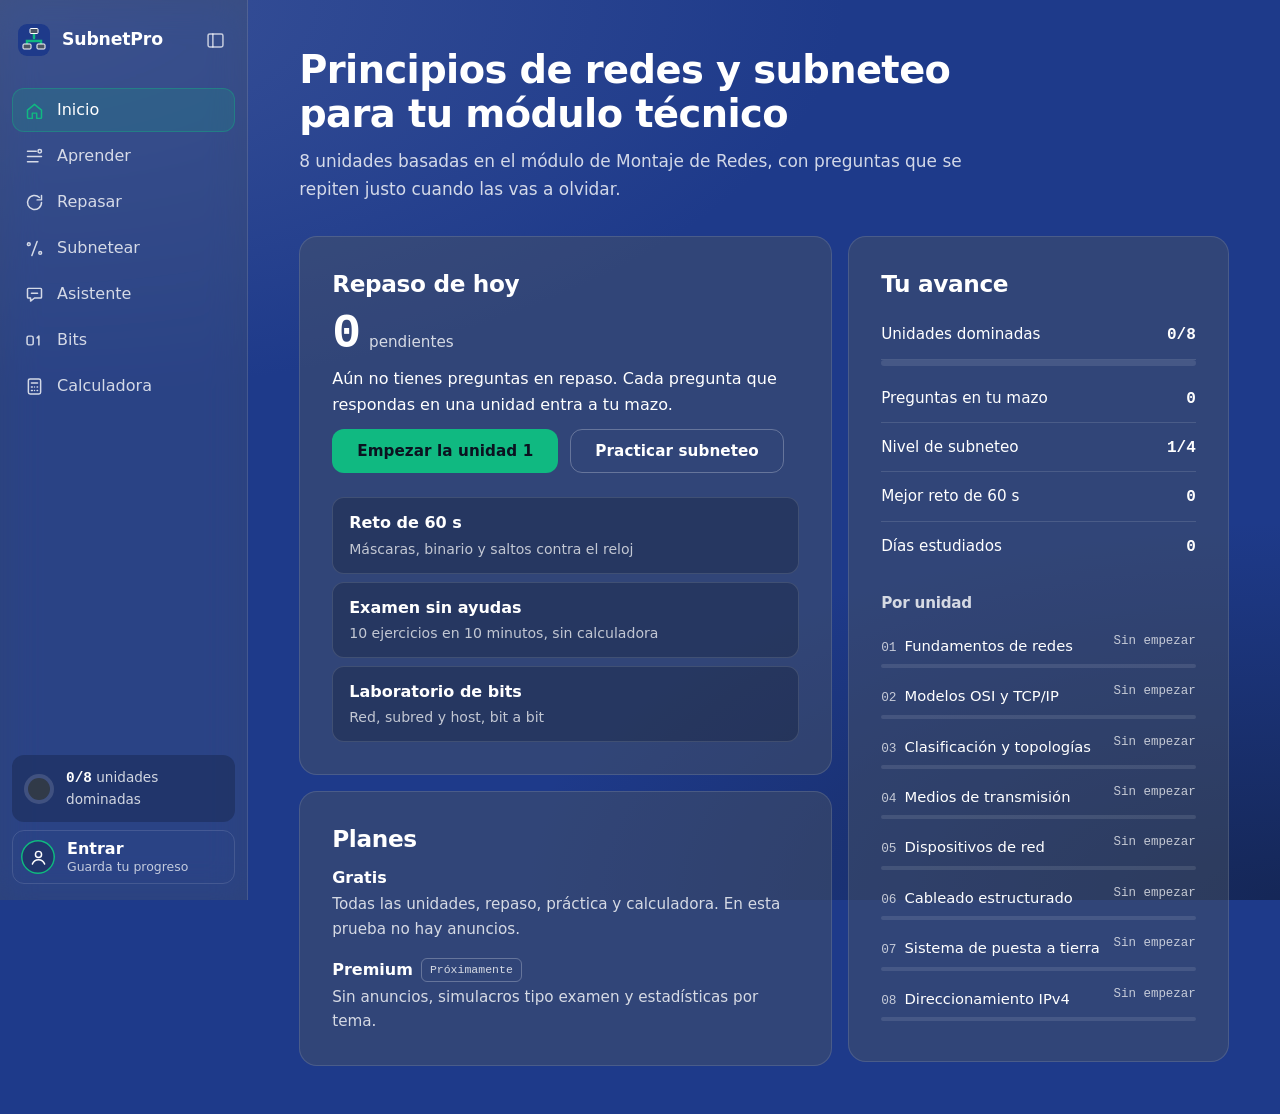
<file: index.html>
<!doctype html>
<html lang="es-CO">
<head>
  <meta charset="utf-8">
  <meta name="viewport" content="width=device-width, initial-scale=1, viewport-fit=cover, interactive-widget=resizes-content">
  <title>SubnetPro: principios de redes y subneteo</title>
  <meta name="description" content="Estudia el módulo de Principios de Redes con lecciones cortas, preguntas con retroalimentación, repaso espaciado, práctica de subneteo y un asistente de redes.">
  <meta name="theme-color" content="#1E3A8A">
  <meta name="mobile-web-app-capable" content="yes">
  <meta name="apple-mobile-web-app-capable" content="yes">
  <meta name="apple-mobile-web-app-status-bar-style" content="black-translucent">
  <meta name="apple-mobile-web-app-title" content="SubnetPro">
  <meta property="og:title" content="SubnetPro: principios de redes y subneteo">
  <meta property="og:description" content="Lecciones, repaso, práctica de subneteo y asistente para técnicos en montaje de redes.">
  <meta property="og:type" content="website">
  <link rel="manifest" href="manifest.webmanifest">
  <link rel="icon" href="favicon.svg" type="image/svg+xml">
  <link rel="apple-touch-icon" href="icons/icon-192.png">
  <script src="js/theme-boot.js"></script>
  <link rel="stylesheet" href="css/app.css">
  <script type="module" src="js/app.js"></script>
</head>
<body>
  <a class="skip" href="#app">Saltar al contenido</a>

  <!-- Iconos propios: trazos simples que se leen a 20 px en la barra inferior del celular. -->
  <svg class="sprite" aria-hidden="true" focusable="false">
    <symbol id="i-home" viewBox="0 0 24 24"><path d="M4 11.5 12 5l8 6.5V20a1 1 0 0 1-1 1h-4.5v-6h-5v6H5a1 1 0 0 1-1-1z"/></symbol>
    <symbol id="i-learn" viewBox="0 0 24 24"><path d="M4 6h10M4 12h16M4 18h12"/><circle cx="18" cy="6" r="2"/></symbol>
    <symbol id="i-review" viewBox="0 0 24 24"><path d="M20 12a8 8 0 1 1-2.4-5.7M20 4v5h-5"/></symbol>
    <symbol id="i-slash" viewBox="0 0 24 24"><path d="M15 4 9 20"/><circle cx="5.5" cy="7" r="1.6"/><circle cx="18.5" cy="17" r="1.6"/></symbol>
    <symbol id="i-chat" viewBox="0 0 24 24"><path d="M5 5h14a1 1 0 0 1 1 1v9a1 1 0 0 1-1 1h-7l-4.5 3.5V16H5a1 1 0 0 1-1-1V6a1 1 0 0 1 1-1z"/><path d="M8.5 10.5h7"/></symbol>
    <symbol id="i-calc" viewBox="0 0 24 24"><rect x="5" y="3.5" width="14" height="17" rx="2"/><path d="M8.5 8h7M8.5 12.5h1M12 12.5h0M15 12.5h.5M8.5 16.5h1M12 16.5h0M15 16.5h.5"/></symbol>
    <symbol id="i-bits" viewBox="0 0 24 24"><rect x="3.5" y="7" width="7" height="10" rx="2"/><path d="M17 7v10M15 9l2-2"/></symbol>
    <symbol id="i-user" viewBox="0 0 24 24"><circle cx="12" cy="8.5" r="3.5"/><path d="M5 19.5c1.2-3.3 3.8-5 7-5s5.8 1.7 7 5"/></symbol>
    <symbol id="i-send" viewBox="0 0 24 24"><path d="M12 19V5M6 11l6-6 6 6"/></symbol>
    <symbol id="i-copy" viewBox="0 0 24 24"><rect x="8.5" y="8.5" width="11" height="11" rx="2"/><path d="M15.5 8.5V6a1.5 1.5 0 0 0-1.5-1.5H6A1.5 1.5 0 0 0 4.5 6v8A1.5 1.5 0 0 0 6 15.5h2.5"/></symbol>
    <symbol id="i-check" viewBox="0 0 24 24"><path d="m5 12.5 4.5 4.5L19 7.5"/></symbol>
    <symbol id="i-new" viewBox="0 0 24 24"><path d="M12 5v14M5 12h14"/></symbol>
    <symbol id="i-panel" viewBox="0 0 24 24"><rect x="3.5" y="4.5" width="17" height="15" rx="2"/><path d="M9 4.5v15"/></symbol>
  </svg>

  <div class="shell" id="shell">
    <aside class="rail" aria-label="Navegación principal">
      <div class="rail__top">
        <a class="brand" href="#inicio" aria-label="SubnetPro, inicio">
          <img src="favicon.svg" alt="" width="32" height="32">
          <span class="rail__label">SubnetPro</span>
        </a>
        <button class="rail__toggle" type="button" id="rail-toggle" aria-expanded="true" aria-controls="shell" aria-label="Contraer menú">
          <svg aria-hidden="true"><use href="#i-panel"/></svg>
        </button>
      </div>

      <nav class="nav" aria-label="Secciones">
        <a href="#inicio" data-nav="inicio" title="Inicio"><svg aria-hidden="true"><use href="#i-home"/></svg><span class="rail__label">Inicio</span></a>
        <a href="#aprender" data-nav="aprender" title="Aprender"><svg aria-hidden="true"><use href="#i-learn"/></svg><span class="rail__label">Aprender</span></a>
        <a href="#repasar" data-nav="repasar" title="Repasar"><svg aria-hidden="true"><use href="#i-review"/></svg><span class="rail__label">Repasar</span><span class="nav__count" data-due hidden></span></a>
        <a href="#practica" data-nav="practica" title="Subnetear"><svg aria-hidden="true"><use href="#i-slash"/></svg><span class="rail__label">Subnetear</span></a>
        <a href="#asistente" data-nav="asistente" title="Asistente"><svg aria-hidden="true"><use href="#i-chat"/></svg><span class="rail__label">Asistente</span></a>
        <a href="#bits" data-nav="bits" class="nav__desk" title="Bits"><svg aria-hidden="true"><use href="#i-bits"/></svg><span class="rail__label">Bits</span></a>
        <a href="#calculadora" data-nav="calculadora" class="nav__desk" title="Calculadora"><svg aria-hidden="true"><use href="#i-calc"/></svg><span class="rail__label">Calculadora</span></a>
      </nav>

      <div class="rail__foot">
        <div class="rail__progress" id="rail-progress" hidden>
          <span class="ring" aria-hidden="true"><span class="ring__fill" id="ring-fill"></span></span>
          <span class="rail__label"><b id="rail-progress-num">0/8</b> unidades dominadas</span>
        </div>
        <a class="chip-user" id="account-link" href="#cuenta">
          <span class="chip-user__avatar" id="account-avatar" aria-hidden="true"><svg><use href="#i-user"/></svg></span>
          <span class="rail__label chip-user__text"><b id="account-name">Entrar</b><small id="account-sub">Guarda tu progreso</small></span>
        </a>
      </div>
    </aside>

    <div class="stage">
      <header class="appbar">
        <a class="brand" href="#inicio" aria-label="SubnetPro, inicio">
          <img src="favicon.svg" alt="" width="28" height="28">
          <span>SubnetPro</span>
        </a>
        <a class="appbar__account" id="account-link-m" href="#cuenta" aria-label="Tu cuenta">
          <span class="chip-user__avatar" id="account-avatar-m" aria-hidden="true"><svg><use href="#i-user"/></svg></span>
        </a>
      </header>

      <main id="app" class="main" tabindex="-1" aria-busy="true">
        <noscript><p class="panel">Esta aplicación necesita JavaScript activado.</p></noscript>
      </main>
    </div>
  </div>

  <dialog id="confirm" aria-labelledby="confirm-title">
    <form method="dialog" class="dialog">
      <h2 id="confirm-title">¿Borrar tu progreso de este dispositivo?</h2>
      <p>Se eliminan las unidades dominadas, el mazo de repaso y tu nivel de práctica guardados aquí. Si tienes cuenta, lo guardado en la nube vuelve la próxima vez que sincronices.</p>
      <div class="row">
        <button class="btn btn--ghost" value="cancel">Cancelar</button>
        <button class="btn btn--danger" value="ok">Borrar progreso</button>
      </div>
    </form>
  </dialog>
</body>
</html>
</file>
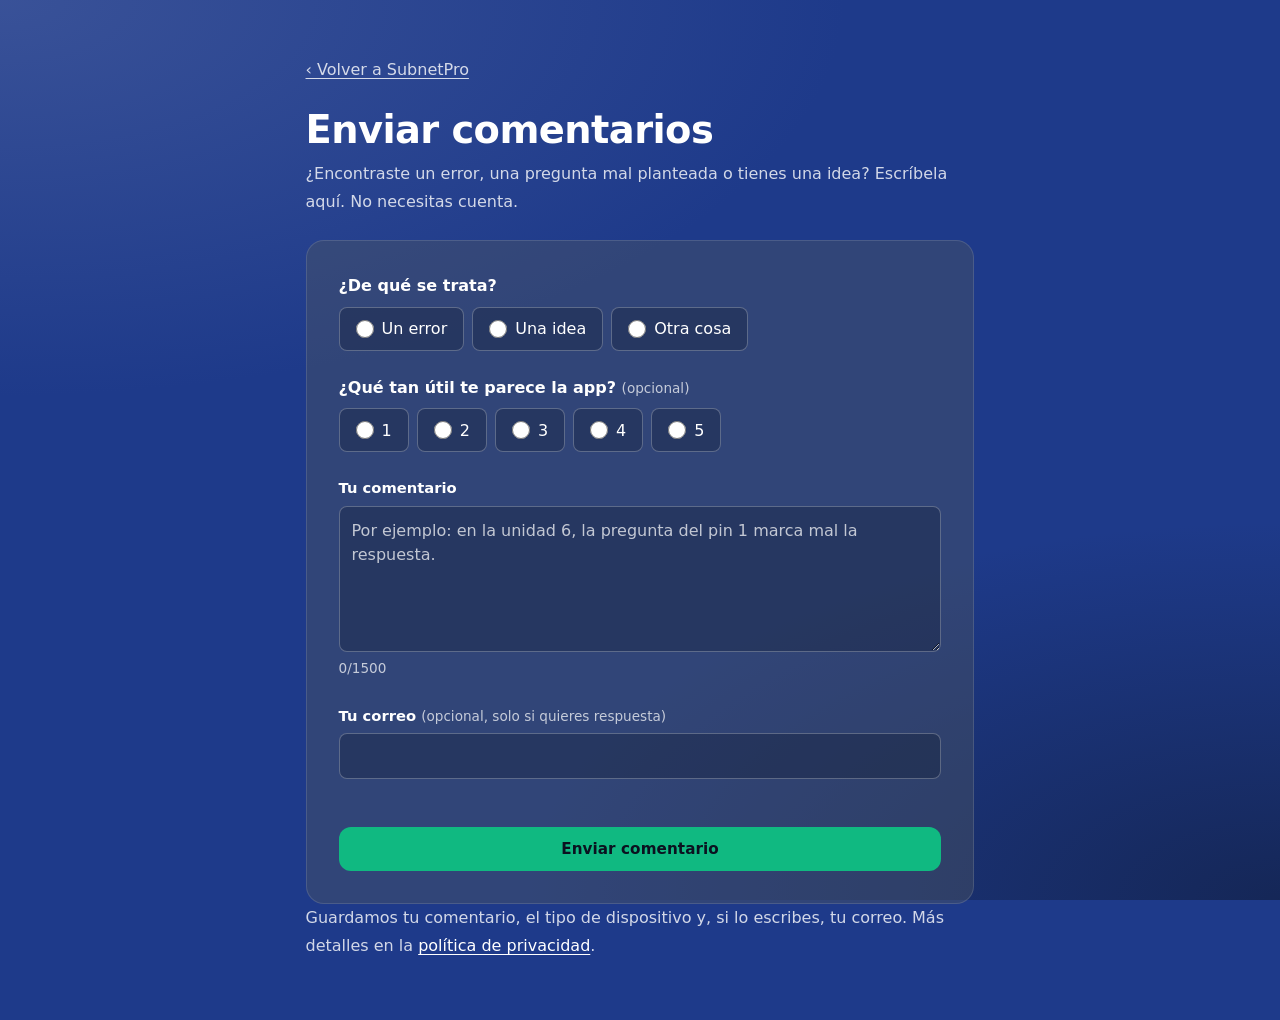
<file: comentarios.html>
<!doctype html>
<html lang="es-CO">
<head>
  <meta charset="utf-8">
  <meta name="viewport" content="width=device-width, initial-scale=1, viewport-fit=cover">
  <title>Enviar comentarios · SubnetPro</title>
  <meta name="description" content="Reporta errores o propone ideas para SubnetPro.">
  <meta name="theme-color" content="#1E3A8A">
  <link rel="icon" href="/favicon.svg" type="image/svg+xml">
  <script src="/js/theme-boot.js"></script>
  <link rel="stylesheet" href="/css/app.css">
  <script type="module" src="/js/feedback.js"></script>
</head>
<body>
  <main class="doc">
    <a class="doc__back" href="/#inicio">‹ Volver a SubnetPro</a>
    <h1>Enviar comentarios</h1>
    <p>¿Encontraste un error, una pregunta mal planteada o tienes una idea? Escríbela aquí. No necesitas cuenta.</p>

    <form id="fb-form" class="panel fb" novalidate>
      <fieldset class="fb__group" id="fb-kind" tabindex="-1">
        <legend>¿De qué se trata?</legend>
        <div class="fb__choices">
          <label class="fb__choice"><input type="radio" name="kind" value="error"> Un error</label>
          <label class="fb__choice"><input type="radio" name="kind" value="idea"> Una idea</label>
          <label class="fb__choice"><input type="radio" name="kind" value="otro"> Otra cosa</label>
        </div>
        <span class="err" id="fb-kind-err" hidden></span>
      </fieldset>

      <fieldset class="fb__group">
        <legend>¿Qué tan útil te parece la app? <small>(opcional)</small></legend>
        <div class="fb__choices">
          <label class="fb__choice"><input type="radio" name="rating" value="1"> 1</label>
          <label class="fb__choice"><input type="radio" name="rating" value="2"> 2</label>
          <label class="fb__choice"><input type="radio" name="rating" value="3"> 3</label>
          <label class="fb__choice"><input type="radio" name="rating" value="4"> 4</label>
          <label class="fb__choice"><input type="radio" name="rating" value="5"> 5</label>
        </div>
      </fieldset>

      <div class="field">
        <label for="fb-msg">Tu comentario</label>
        <textarea class="input input--text fb__text" id="fb-msg" maxlength="1500" rows="5" placeholder="Por ejemplo: en la unidad 6, la pregunta del pin 1 marca mal la respuesta."></textarea>
        <small id="fb-count">0/1500</small>
        <span class="err" id="fb-msg-err" hidden></span>
      </div>

      <div class="field">
        <label for="fb-contact">Tu correo <small>(opcional, solo si quieres respuesta)</small></label>
        <input class="input input--text" id="fb-contact" type="email" autocomplete="email" inputmode="email" maxlength="120">
        <span class="err" id="fb-contact-err" hidden></span>
      </div>

      <div class="fb__trap" aria-hidden="true">
        <label for="fb-web">No llenes este campo</label>
        <input id="fb-web" type="text" tabindex="-1" autocomplete="off">
      </div>

      <div id="fb-out" aria-live="polite"></div>
      <button class="btn btn--primary" type="submit">Enviar comentario</button>
    </form>

    <p class="muted">Guardamos tu comentario, el tipo de dispositivo y, si lo escribes, tu correo. Más detalles en la <a href="/privacidad.html">política de privacidad</a>.</p>
  </main>
</body>
</html>
</file>
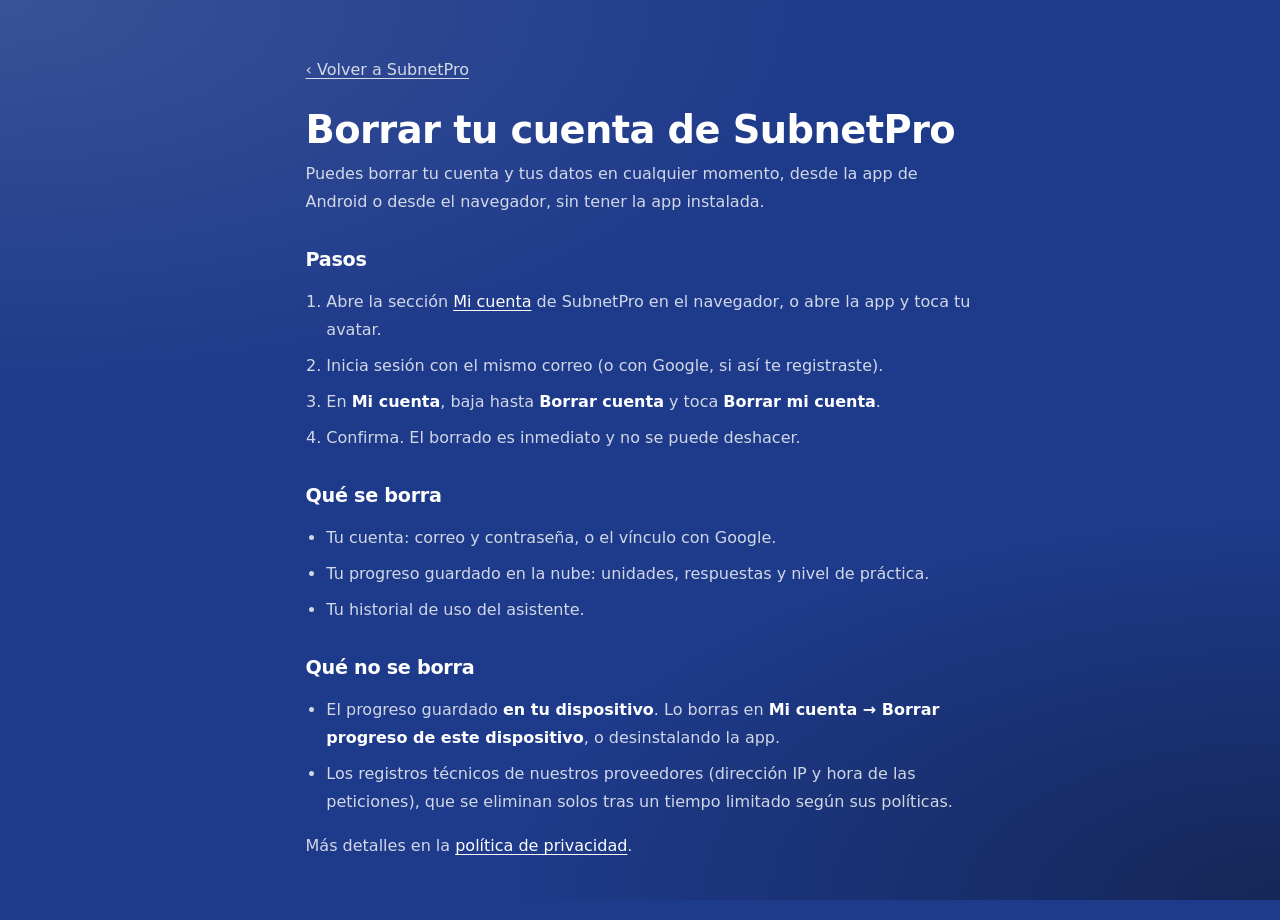
<file: eliminar-cuenta.html>
<!doctype html>
<html lang="es-CO">
<head>
  <meta charset="utf-8">
  <meta name="viewport" content="width=device-width, initial-scale=1, viewport-fit=cover">
  <title>Borrar tu cuenta · SubnetPro</title>
  <meta name="description" content="Cómo borrar tu cuenta de SubnetPro y qué datos se eliminan.">
  <meta name="theme-color" content="#1E3A8A">
  <link rel="icon" href="/favicon.svg" type="image/svg+xml">
  <script src="/js/theme-boot.js"></script>
  <link rel="stylesheet" href="/css/app.css">
</head>
<body>
  <main class="doc">
    <a class="doc__back" href="/#inicio">‹ Volver a SubnetPro</a>
    <h1>Borrar tu cuenta de SubnetPro</h1>
    <p>Puedes borrar tu cuenta y tus datos en cualquier momento, desde la app de Android o desde el navegador, sin tener la app instalada.</p>

    <h2>Pasos</h2>
    <ol>
      <li>Abre la sección <a href="/#cuenta">Mi cuenta</a> de SubnetPro en el navegador, o abre la app y toca tu avatar.</li>
      <li>Inicia sesión con el mismo correo (o con Google, si así te registraste).</li>
      <li>En <strong>Mi cuenta</strong>, baja hasta <strong>Borrar cuenta</strong> y toca <strong>Borrar mi cuenta</strong>.</li>
      <li>Confirma. El borrado es inmediato y no se puede deshacer.</li>
    </ol>

    <h2>Qué se borra</h2>
    <ul>
      <li>Tu cuenta: correo y contraseña, o el vínculo con Google.</li>
      <li>Tu progreso guardado en la nube: unidades, respuestas y nivel de práctica.</li>
      <li>Tu historial de uso del asistente.</li>
    </ul>

    <h2>Qué no se borra</h2>
    <ul>
      <li>El progreso guardado <strong>en tu dispositivo</strong>. Lo borras en <strong>Mi cuenta → Borrar progreso de este dispositivo</strong>, o desinstalando la app.</li>
      <li>Los registros técnicos de nuestros proveedores (dirección IP y hora de las peticiones), que se eliminan solos tras un tiempo limitado según sus políticas.</li>
    </ul>

    <p>Más detalles en la <a href="/privacidad.html">política de privacidad</a>.</p>
  </main>
</body>
</html>
</file>
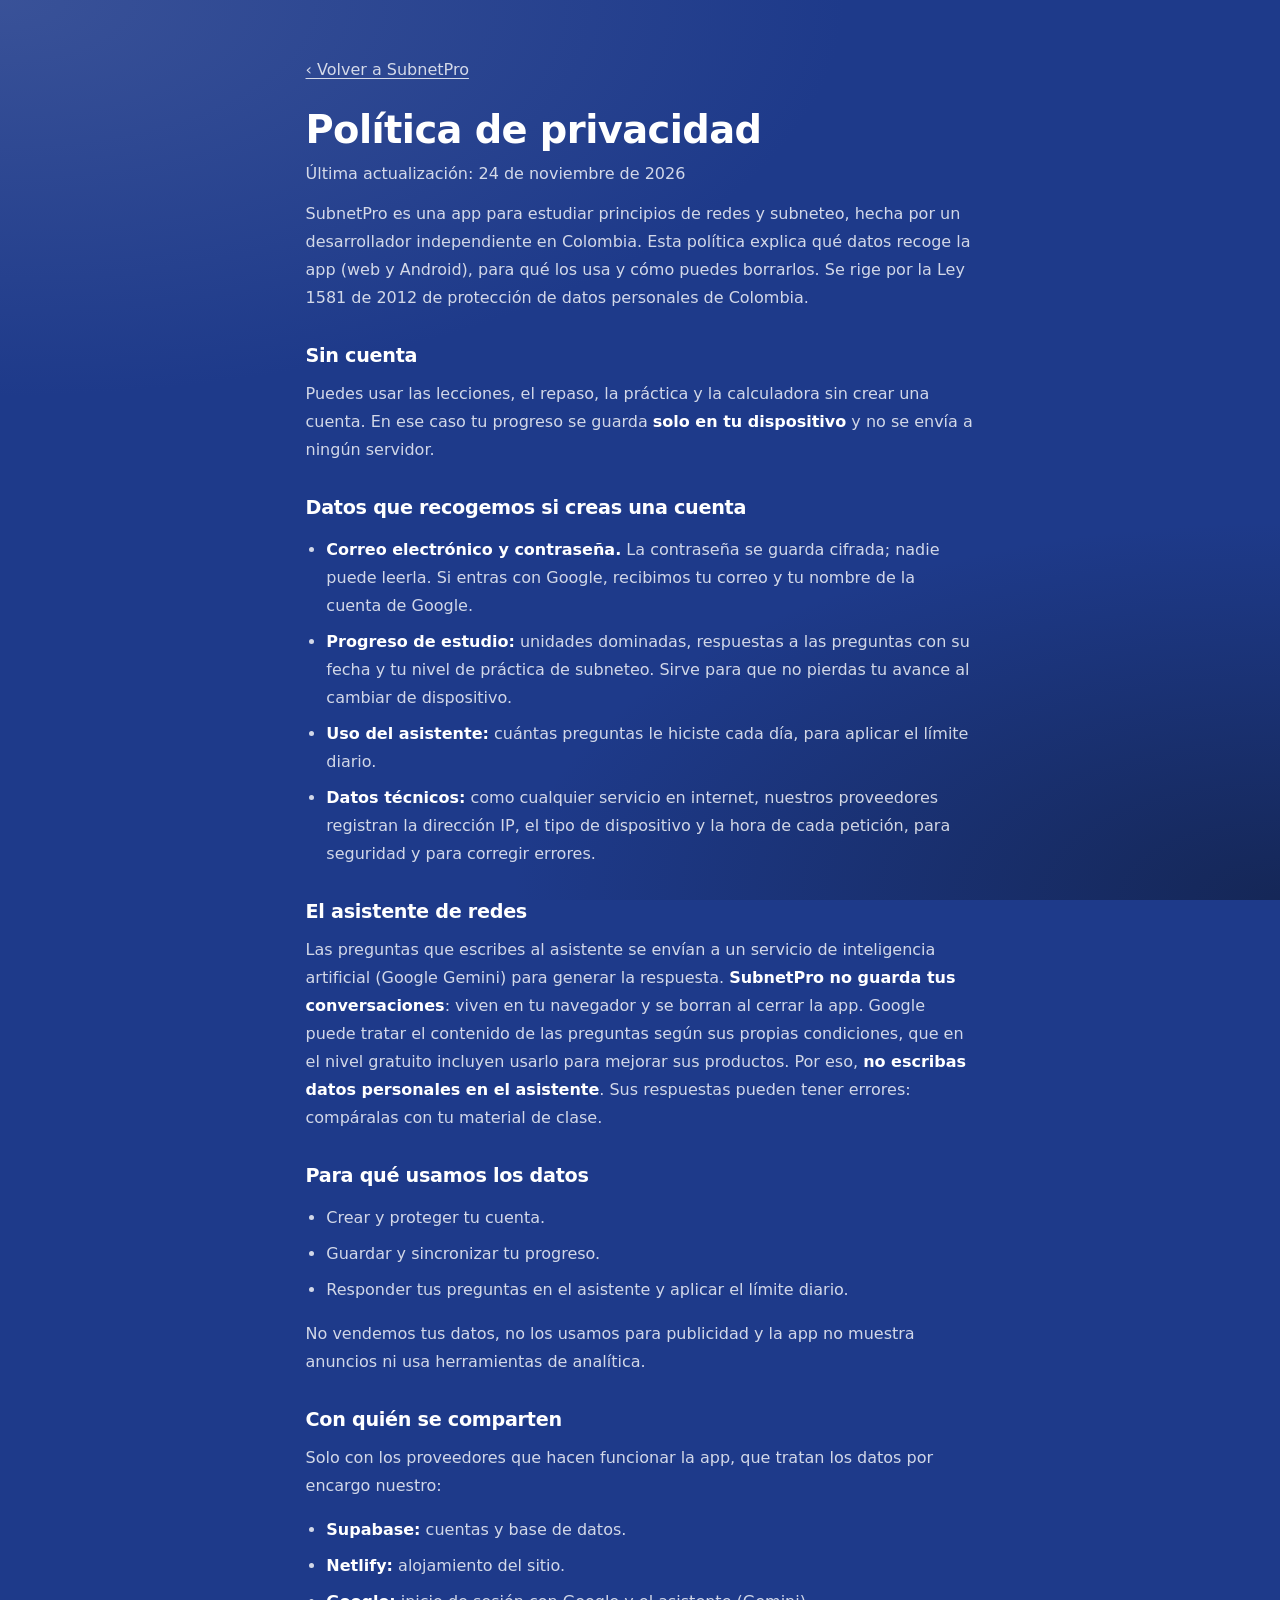
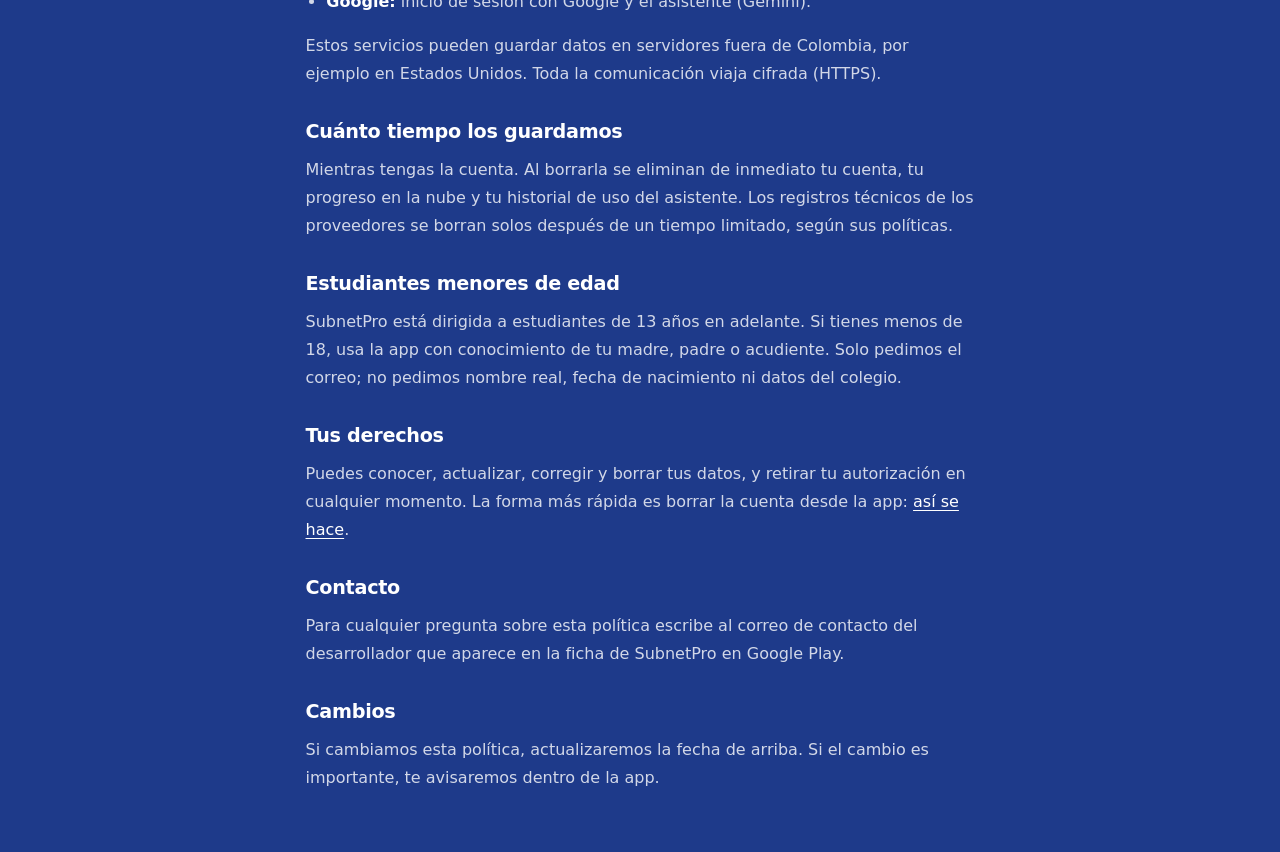
<file: privacidad.html>
<!doctype html>
<html lang="es-CO">
<head>
  <meta charset="utf-8">
  <meta name="viewport" content="width=device-width, initial-scale=1, viewport-fit=cover">
  <title>Política de privacidad · SubnetPro</title>
  <meta name="description" content="Qué datos recoge SubnetPro, para qué los usa, con quién los comparte y cómo borrarlos.">
  <meta name="theme-color" content="#1E3A8A">
  <link rel="icon" href="/favicon.svg" type="image/svg+xml">
  <script src="/js/theme-boot.js"></script>
  <link rel="stylesheet" href="/css/app.css">
</head>
<body>
  <main class="doc">
    <a class="doc__back" href="/#inicio">‹ Volver a SubnetPro</a>
    <h1>Política de privacidad</h1>
    <p>Última actualización: 24 de noviembre de 2026</p>

    <p>SubnetPro es una app para estudiar principios de redes y subneteo, hecha por un desarrollador independiente en Colombia. Esta política explica qué datos recoge la app (web y Android), para qué los usa y cómo puedes borrarlos. Se rige por la Ley 1581 de 2012 de protección de datos personales de Colombia.</p>

    <h2>Sin cuenta</h2>
    <p>Puedes usar las lecciones, el repaso, la práctica y la calculadora sin crear una cuenta. En ese caso tu progreso se guarda <strong>solo en tu dispositivo</strong> y no se envía a ningún servidor.</p>

    <h2>Datos que recogemos si creas una cuenta</h2>
    <ul>
      <li><strong>Correo electrónico y contraseña.</strong> La contraseña se guarda cifrada; nadie puede leerla. Si entras con Google, recibimos tu correo y tu nombre de la cuenta de Google.</li>
      <li><strong>Progreso de estudio:</strong> unidades dominadas, respuestas a las preguntas con su fecha y tu nivel de práctica de subneteo. Sirve para que no pierdas tu avance al cambiar de dispositivo.</li>
      <li><strong>Uso del asistente:</strong> cuántas preguntas le hiciste cada día, para aplicar el límite diario.</li>
      <li><strong>Datos técnicos:</strong> como cualquier servicio en internet, nuestros proveedores registran la dirección IP, el tipo de dispositivo y la hora de cada petición, para seguridad y para corregir errores.</li>
    </ul>

    <h2>El asistente de redes</h2>
    <p>Las preguntas que escribes al asistente se envían a un servicio de inteligencia artificial (Google Gemini) para generar la respuesta. <strong>SubnetPro no guarda tus conversaciones</strong>: viven en tu navegador y se borran al cerrar la app. Google puede tratar el contenido de las preguntas según sus propias condiciones, que en el nivel gratuito incluyen usarlo para mejorar sus productos. Por eso, <strong>no escribas datos personales en el asistente</strong>. Sus respuestas pueden tener errores: compáralas con tu material de clase.</p>

    <h2>Para qué usamos los datos</h2>
    <ul>
      <li>Crear y proteger tu cuenta.</li>
      <li>Guardar y sincronizar tu progreso.</li>
      <li>Responder tus preguntas en el asistente y aplicar el límite diario.</li>
    </ul>
    <p>No vendemos tus datos, no los usamos para publicidad y la app no muestra anuncios ni usa herramientas de analítica.</p>

    <h2>Con quién se comparten</h2>
    <p>Solo con los proveedores que hacen funcionar la app, que tratan los datos por encargo nuestro:</p>
    <ul>
      <li><strong>Supabase:</strong> cuentas y base de datos.</li>
      <li><strong>Netlify:</strong> alojamiento del sitio.</li>
      <li><strong>Google:</strong> inicio de sesión con Google y el asistente (Gemini).</li>
    </ul>
    <p>Estos servicios pueden guardar datos en servidores fuera de Colombia, por ejemplo en Estados Unidos. Toda la comunicación viaja cifrada (HTTPS).</p>

    <h2>Cuánto tiempo los guardamos</h2>
    <p>Mientras tengas la cuenta. Al borrarla se eliminan de inmediato tu cuenta, tu progreso en la nube y tu historial de uso del asistente. Los registros técnicos de los proveedores se borran solos después de un tiempo limitado, según sus políticas.</p>

    <h2>Estudiantes menores de edad</h2>
    <p>SubnetPro está dirigida a estudiantes de 13 años en adelante. Si tienes menos de 18, usa la app con conocimiento de tu madre, padre o acudiente. Solo pedimos el correo; no pedimos nombre real, fecha de nacimiento ni datos del colegio.</p>

    <h2>Tus derechos</h2>
    <p>Puedes conocer, actualizar, corregir y borrar tus datos, y retirar tu autorización en cualquier momento. La forma más rápida es borrar la cuenta desde la app: <a href="/eliminar-cuenta.html">así se hace</a>.</p>

    <h2>Contacto</h2>
    <p>Para cualquier pregunta sobre esta política escribe al correo de contacto del desarrollador que aparece en la ficha de SubnetPro en Google Play.</p>

    <h2>Cambios</h2>
    <p>Si cambiamos esta política, actualizaremos la fecha de arriba. Si el cambio es importante, te avisaremos dentro de la app.</p>
  </main>
</body>
</html>
</file>
<file: css/app.css>
/* =========================================================================
   SubnetPro · hoja de estilos
   Orden: 1 variables y base · 2 estructura · 3 componentes · 4 vistas · 5 responsive

   Paleta 60/30/10 tomada de la imagen del cliente:
   60 % azul marino (fondo) · 30 % gris pizarra (superficies translúcidas) · 10 % esmeralda (acción y progreso).
   Carmesí solo para errores. Blanco y tinta solo para texto. La profundidad sale de transparencias
   del mismo azul y gris, no de colores nuevos.
   ========================================================================= */

/* ---------- 1. Variables y base ---------- */

:root {
  --navy: #1E3A8A;
  --slate: #4B5563;
  --emerald: #10B981;
  --crimson: #B91C1C;
  --white: #FFFFFF;
  --ink: #0B1220;

  --navy-deep: color-mix(in srgb, var(--navy) 52%, var(--ink));
  --navy-lift: color-mix(in srgb, var(--navy) 88%, var(--white));

  /* Superficies: el gris pizarra deja pasar el azul de fondo. */
  --surface: color-mix(in srgb, var(--slate) 44%, transparent);
  --surface-hover: color-mix(in srgb, var(--slate) 54%, transparent);
  --well: rgba(11, 18, 32, 0.26);            /* campos y cajas internas */
  --tint-ok: color-mix(in srgb, var(--emerald) 16%, transparent);

  --text: #FFFFFF;
  --text-soft: rgba(255, 255, 255, 0.8);
  --text-faint: rgba(255, 255, 255, 0.72);
  --line: rgba(255, 255, 255, 0.12);
  --line-strong: rgba(255, 255, 255, 0.26);
  --line-hover: rgba(255, 255, 255, 0.45);

  --font: system-ui, -apple-system, "Segoe UI", Roboto, "Helvetica Neue", Arial, sans-serif;
  --mono: ui-monospace, "Cascadia Mono", "SFMono-Regular", Consolas, "Liberation Mono", monospace;

  --r-xs: 8px;
  --r-sm: 12px;
  --r: 18px;
  --r-lg: 26px;
  --s1: 4px; --s2: 8px; --s3: 12px; --s4: 16px; --s5: 24px; --s6: 32px; --s7: 48px;
  --wrap: 1120px;
  --ease: cubic-bezier(.2, .7, .2, 1);
  --shadow-float: 0 18px 40px -22px rgba(11, 18, 32, 0.9);
}

/* Paletas que el usuario puede elegir en Mi cuenta. Cada una cambia solo el 60, el 30 y el 10. */
[data-theme="obsidiana"] { --navy: #0F172A; --slate: #334155; --emerald: #38BDF8; }
[data-theme="grafito"]   { --navy: #18181B; --slate: #3F3F46; --emerald: #F59E0B; }
[data-theme="abismo"]    { --navy: #1E1B4B; --slate: #374151; --emerald: #A78BFA; }
[data-theme="bosque"]    { --navy: #064E3B; --slate: #374151; --emerald: #34D399; }
[data-theme="carbon"]    { --navy: #111827; --slate: #374151; --emerald: #FB7185; }
[data-theme="turquesa"]  { --navy: #164E63; --slate: #334155; --emerald: #2DD4BF; }
[data-theme="lima"]      { --navy: #090D16; --slate: #27272A; --emerald: #A3E635; }
[data-theme="indigo"]    { --navy: #172554; --slate: #334155; --emerald: #FBBF24; }
[data-theme="ciruela"]   { --navy: #2E1065; --slate: #3F3F46; --emerald: #F472B6; }

*, *::before, *::after { box-sizing: border-box; }
html { -webkit-text-size-adjust: 100%; }
body {
  margin: 0;
  min-height: 100dvh;
  color: var(--text);
  font: 16px/1.6 var(--font);
  -webkit-tap-highlight-color: transparent;
  overscroll-behavior-y: none;
  /* Un solo azul con caída de luz: da profundidad sin sumar colores. */
  background:
    radial-gradient(120% 80% at 0% 0%, var(--navy-lift) 0%, transparent 55%),
    radial-gradient(100% 70% at 100% 100%, var(--navy-deep) 0%, transparent 60%),
    var(--navy);
  background-attachment: fixed;
}
img { max-width: 100%; display: block; }
h1, h2, h3 { margin: 0 0 var(--s3); font-weight: 700; letter-spacing: -0.015em; text-wrap: balance; }
h1 { font-size: clamp(1.7rem, 1.25rem + 1.8vw, 2.4rem); line-height: 1.15; }
h2 { font-size: clamp(1.2rem, 1.05rem + 0.6vw, 1.45rem); line-height: 1.25; }
h3 { font-size: 1.05rem; line-height: 1.3; }
p { margin: 0 0 var(--s3); }
a { color: var(--text); text-underline-offset: 3px; text-decoration-thickness: 1px; }
code, .mono { font-family: var(--mono); font-size: 0.95em; font-variant-numeric: tabular-nums; }
/* Cifras de ancho fijo: relojes y contadores no "vibran" al cambiar de dígito. */
small { font-size: 0.85rem; }
[hidden] { display: none !important; }

/* Mantener presionado un control no debe seleccionar su texto; lecciones y resultados sí se pueden copiar. */
.nav a, .btn, .seg button, .chip, .bit, .opt, .andbit, .strip__bit, .exam__dot, .fb__choice, .chip-user, .quick__item, .theme { -webkit-user-select: none; user-select: none; -webkit-touch-callout: none; }

a[href], button:not(:disabled), summary, select, label[for], input[type="radio"], input[type="checkbox"], input[type="range"] { cursor: pointer; }
button:disabled { cursor: not-allowed; opacity: 0.55; }

:focus-visible {
  outline: 2px solid var(--white);
  outline-offset: 2px;
  box-shadow: 0 0 0 5px color-mix(in srgb, var(--emerald) 55%, transparent);
  border-radius: var(--r-xs);
}
/* Los títulos reciben foco por código al cambiar de vista; no son controles. */
[tabindex="-1"]:focus { outline: none; box-shadow: none; }

.skip {
  position: absolute; left: var(--s4); top: -60px; z-index: 50;
  background: var(--white); color: var(--ink); padding: var(--s2) var(--s4); border-radius: var(--r-xs); font-weight: 700;
}
.skip:focus { top: var(--s3); }
.visually-hidden { position: absolute !important; width: 1px; height: 1px; overflow: hidden; clip: rect(0 0 0 0); white-space: nowrap; }
.sprite { position: absolute; width: 0; height: 0; overflow: hidden; }
.muted { color: var(--text-soft); }

/* ---------- 2. Estructura: barra lateral, barra superior y área principal ---------- */

.shell { display: grid; grid-template-columns: var(--rail-w, 248px) minmax(0, 1fr); min-height: 100dvh; transition: grid-template-columns .25s var(--ease); }
.shell.is-collapsed { --rail-w: 84px; }
.stage { min-width: 0; display: flex; flex-direction: column; }
.main { width: 100%; max-width: var(--wrap); margin-inline: auto; padding: var(--s7) clamp(16px, 4vw, 56px) var(--s7); outline: none; }

.rail {
  position: sticky; top: 0; height: 100dvh; z-index: 20;
  display: flex; flex-direction: column; gap: var(--s5);
  padding: var(--s4) var(--s3);
  background: color-mix(in srgb, var(--slate) 36%, transparent);
  -webkit-backdrop-filter: blur(18px) saturate(1.2);
  backdrop-filter: blur(18px) saturate(1.2);
  border-right: 1px solid var(--line);
}
.rail__top { display: flex; align-items: center; justify-content: space-between; gap: var(--s2); min-height: 48px; }
.brand { display: inline-flex; align-items: center; gap: var(--s3); font-weight: 700; font-size: 1.08rem; text-decoration: none; min-height: 44px; padding-left: 6px; letter-spacing: -0.01em; }
.brand img { border-radius: 9px; }
.rail__toggle {
  width: 40px; height: 40px; display: grid; place-items: center; flex: none;
  border-radius: var(--r-xs); border: 1px solid transparent; background: transparent; color: var(--text-faint);
  transition: background-color .15s, color .15s;
}
.rail__toggle:hover { background: rgba(255, 255, 255, 0.07); color: var(--text); }
.rail svg, .appbar svg, .chip-user__avatar svg { width: 21px; height: 21px; flex: none; fill: none; stroke: currentColor; stroke-width: 1.7; stroke-linecap: round; stroke-linejoin: round; }

.nav { display: grid; gap: 2px; }
.nav a {
  position: relative; display: flex; align-items: center; gap: var(--s3);
  min-height: 44px; padding: 0 var(--s3); border-radius: var(--r-sm);
  text-decoration: none; font-weight: 500; color: var(--text-soft);
  transition: background-color .15s, color .15s;
}
.nav a:hover { color: var(--text); background: rgba(255, 255, 255, 0.06); }
.nav a[aria-current="page"] { color: var(--text); background: var(--tint-ok); box-shadow: inset 0 0 0 1px color-mix(in srgb, var(--emerald) 35%, transparent); }
.nav a[aria-current="page"] svg { color: var(--emerald); }
.nav__count {
  margin-left: auto; min-width: 20px; height: 20px; padding: 0 6px; border-radius: 10px;
  background: var(--emerald); color: var(--ink); font: 700 0.72rem/20px var(--font); text-align: center;
}

.rail__foot { margin-top: auto; display: grid; gap: var(--s2); }
.rail__progress { display: flex; align-items: center; gap: var(--s3); padding: var(--s3); border-radius: var(--r-sm); background: var(--well); font-size: 0.85rem; color: var(--text-soft); }
.rail__progress b { color: var(--text); font: 600 0.9rem var(--mono); }
.ring { --p: 0; width: 30px; height: 30px; flex: none; border-radius: 50%; display: grid; place-items: center;
  background: conic-gradient(var(--emerald) calc(var(--p) * 1%), rgba(255, 255, 255, 0.14) 0); }
.ring::after { content: ""; width: 22px; height: 22px; border-radius: 50%; background: color-mix(in srgb, var(--slate) 60%, var(--ink)); }
.ring__fill { display: none; }
.chip-user {
  display: flex; align-items: center; gap: var(--s3); min-height: 52px; padding: var(--s2);
  border-radius: var(--r-sm); text-decoration: none; border: 1px solid var(--line);
  transition: background-color .15s, border-color .15s;
}
.chip-user:hover { background: rgba(255, 255, 255, 0.05); border-color: var(--line-strong); }
.chip-user[aria-current="page"] { border-color: color-mix(in srgb, var(--emerald) 60%, transparent); }
.chip-user__avatar {
  width: 34px; height: 34px; flex: none; border-radius: 50%; display: grid; place-items: center;
  background: var(--well); color: var(--text); font-weight: 700; box-shadow: inset 0 0 0 1.5px var(--emerald);
}
.chip-user__text { display: grid; line-height: 1.25; min-width: 0; }
.chip-user__text b { font-weight: 600; overflow: hidden; text-overflow: ellipsis; white-space: nowrap; }
.chip-user__text small { color: var(--text-faint); font-size: 0.78rem; overflow: hidden; text-overflow: ellipsis; white-space: nowrap; }

/* Barra contraída: solo iconos; las etiquetas siguen ahí para lectores de pantalla. */
.shell.is-collapsed .rail__label { position: absolute; width: 1px; height: 1px; overflow: hidden; clip: rect(0 0 0 0); white-space: nowrap; }
.shell.is-collapsed .rail__top { flex-direction: column; }
.shell.is-collapsed .brand { padding-left: 0; }
.shell.is-collapsed .nav a, .shell.is-collapsed .chip-user, .shell.is-collapsed .rail__progress { justify-content: center; padding-inline: 0; }
.shell.is-collapsed .nav__count { position: absolute; top: 3px; right: 8px; margin: 0; min-width: 16px; height: 16px; line-height: 16px; font-size: 0.65rem; }
.shell.is-collapsed .rail__toggle svg { transform: scaleX(-1); }

.appbar { display: none; }

/* ---------- 3. Componentes ---------- */

/* Superficie base */
.panel {
  background: var(--surface);
  border: 1px solid var(--line);
  border-radius: var(--r);
  padding: var(--s6);
}
.panel + .panel { margin-top: var(--s4); }

/* Encabezado de vista */
.view-head { margin-bottom: var(--s6); max-width: 68ch; }
.view-head h1 { margin-bottom: var(--s3); }
.view-head .row { margin-top: var(--s4); }
.lead { font-size: 1.06rem; color: var(--text-soft); line-height: 1.65; }
.eyebrow-num { font: 500 0.82rem var(--mono); color: var(--text-faint); }
.back { display: inline-flex; align-items: center; min-height: 44px; margin-bottom: var(--s2); color: var(--text-soft); text-decoration: none; font-size: 0.95rem; }
.back:hover { color: var(--text); text-decoration: underline; }

/* Botones */
.btn {
  display: inline-flex; align-items: center; justify-content: center; gap: var(--s2);
  min-height: 44px; padding: 0 var(--s5); border-radius: var(--r-sm);
  border: 1px solid transparent; font: 600 0.95rem/1 var(--font); text-decoration: none; letter-spacing: 0.005em;
  transition: background-color .15s, border-color .15s, color .15s, transform .1s, filter .15s;
}
.btn:active:not(:disabled) { transform: scale(0.98); }
.btn--primary { background: var(--emerald); color: var(--ink); }
.btn--primary:hover:not(:disabled) { filter: brightness(1.07); }
.btn--ghost { background: transparent; color: var(--text); border-color: var(--line-strong); }
.btn--ghost:hover:not(:disabled) { border-color: var(--line-hover); background: rgba(255, 255, 255, 0.05); }
.btn--danger { background: var(--crimson); color: var(--white); }
.btn--danger:hover:not(:disabled) { filter: brightness(1.1); }
.btn--sm { padding: 0 var(--s4); font-size: 0.9rem; }
.btn--block { width: 100%; }
.btn--google { background: var(--white); color: #1F1F1F; border-color: #DADCE0; gap: var(--s3); }
.btn--google:hover:not(:disabled) { background: #F4F5F7; }
.btn--onpanel { align-self: flex-start; border-color: rgba(255, 255, 255, 0.6); }
.g-logo { width: 20px; height: 20px; }
.link-btn {
  justify-self: start; min-height: 44px; padding: 0; border: 0; background: none; color: var(--text-soft);
  font: 500 0.92rem var(--font); text-decoration: underline; text-underline-offset: 4px;
}
.link-btn:hover { color: var(--text); }
.icon-btn {
  width: 44px; height: 44px; border-radius: var(--r-xs); border: 1px solid var(--line-strong);
  background: transparent; color: var(--text); font: 600 1.05rem/1 var(--mono);
  transition: border-color .15s, background-color .15s;
}
.icon-btn:hover { border-color: var(--line-hover); background: rgba(255, 255, 255, 0.05); }
.row { display: flex; flex-wrap: wrap; gap: var(--s3); align-items: center; }
.order-actions { margin-top: var(--s5); }

/* Etiquetas */
.tag {
  display: inline-block; font: 500 0.72rem/1 var(--mono); padding: 5px 8px; border-radius: 6px;
  border: 1px solid var(--line-strong); color: var(--text-soft);
}
.tag--ok { background: var(--tint-ok); color: var(--text); border-color: color-mix(in srgb, var(--emerald) 60%, transparent); }

/* Segmentos */
.seg { display: inline-flex; flex-wrap: wrap; gap: 2px; padding: 3px; border: 1px solid var(--line); border-radius: var(--r-sm); background: var(--well); }
.seg button {
  min-height: 40px; padding: 0 var(--s4); border: 1px solid transparent; border-radius: 9px;
  background: transparent; color: var(--text-soft); font: 500 0.9rem/1 var(--font);
  transition: background-color .15s, color .15s, border-color .15s;
}
.seg button:hover { color: var(--text); background: rgba(255, 255, 255, 0.05); }
.seg button[aria-pressed="true"] { color: var(--text); background: var(--tint-ok); border-color: color-mix(in srgb, var(--emerald) 55%, transparent); }

/* Formularios */
.field { display: grid; gap: 6px; }
.field label { font-weight: 600; font-size: 0.92rem; }
.field label small, .field small { font-weight: 400; color: var(--text-faint); }
.input, .select {
  min-height: 46px; width: 100%; padding: 0 var(--s3);
  background: var(--well); color: var(--text);
  border: 1px solid var(--line-strong); border-radius: var(--r-xs);
  font: 500 1rem/1 var(--mono);
  transition: border-color .15s, box-shadow .15s, background-color .15s;
}
.input--text, textarea.input { font-family: var(--font); }
.input::placeholder { color: var(--text-faint); }
.input:hover, .select:hover { border-color: var(--line-hover); }
.input:focus, .select:focus { outline: none; border-color: var(--emerald); box-shadow: 0 0 0 3px color-mix(in srgb, var(--emerald) 25%, transparent); }
.input[aria-invalid="true"] { border-color: var(--crimson); box-shadow: 0 0 0 3px rgba(185, 28, 28, 0.28); }
.err {
  justify-self: start; color: var(--text); font-size: 0.85rem; font-weight: 500;
  padding-left: var(--s2); border-left: 3px solid var(--crimson); line-height: 1.4;
}
.hint { color: var(--text-faint); font-size: 0.88rem; margin: 0; }
.grid-form { display: grid; grid-template-columns: repeat(auto-fit, minmax(180px, 1fr)); gap: var(--s4); align-items: end; }
.form-narrow { max-width: 560px; }
.form-narrow .field + .field { margin-top: var(--s4); }

/* Avisos */
.notice { margin: var(--s4) 0 0; padding: var(--s3) var(--s4); border-radius: var(--r-sm); border: 1px solid var(--line-strong); background: var(--well); font-size: 0.95rem; }
.notice--error { border-color: var(--crimson); box-shadow: inset 3px 0 0 var(--crimson); }
.notice--ok { border-color: color-mix(in srgb, var(--emerald) 50%, transparent); background: var(--tint-ok); }
.notice__btn { margin-left: var(--s3); }
.view-head + .notice, .auth-wrap > .notice { margin: 0 0 var(--s5); }

/* Barras de progreso */
.bar { height: 6px; background: rgba(255, 255, 255, 0.1); border-radius: 3px; overflow: hidden; }
.bar > span { display: block; height: 100%; width: 0; background: var(--emerald); border-radius: 3px; transition: width .4s var(--ease); }

/* Pares clave-valor */
.kv { display: grid; grid-template-columns: repeat(auto-fit, minmax(190px, 1fr)); gap: var(--s2); margin-top: var(--s4); }
.kv div { background: var(--well); border: 1px solid var(--line); border-radius: var(--r-xs); padding: var(--s3) var(--s4); }
.kv dt { font-size: 0.8rem; color: var(--text-faint); }
.kv dd { margin: 2px 0 0; font: 600 0.98rem/1.35 var(--mono); word-break: break-all; }

/* Tabla */
.table-wrap { overflow-x: auto; border: 1px solid var(--line); border-radius: var(--r-sm); margin-top: var(--s4); }
table { border-collapse: collapse; width: 100%; min-width: 640px; font-size: 0.9rem; }
th, td { text-align: left; padding: 10px 14px; border-bottom: 1px solid var(--line); white-space: nowrap; }
th { background: var(--well); position: sticky; top: 0; font-weight: 600; font-size: 0.82rem; color: var(--text-soft); }
td { font-family: var(--mono); }
tbody tr:last-child td { border-bottom: 0; }
tbody tr:hover { background: rgba(255, 255, 255, 0.04); }

/* Estados vacíos, de error y de carga */
.state { text-align: left; max-width: 620px; }
.sk { background: rgba(255, 255, 255, 0.07); border-radius: var(--r-xs); position: relative; overflow: hidden; }
.sk::after {
  content: ""; position: absolute; inset: 0;
  background: linear-gradient(90deg, transparent, rgba(255, 255, 255, 0.08), transparent);
  transform: translateX(-100%); animation: shimmer 1.3s ease-in-out infinite;
}
.sk-line { height: 12px; margin-bottom: var(--s3); }
.sk-title { height: 30px; width: min(460px, 80%); margin-bottom: var(--s4); }
.sk-card { height: 150px; border-radius: var(--r); }
.sk-grid { display: grid; grid-template-columns: repeat(2, 1fr); gap: var(--s4); margin-top: var(--s6); }
.sk-w90 { width: 90%; } .sk-w70 { width: 70%; } .sk-w40 { width: 40%; margin-bottom: 0; }
.sk-inline { display: inline-block; width: 200px; height: 12px; margin: 0; vertical-align: middle; }
@keyframes shimmer { to { transform: translateX(100%); } }

/* Entrada de vista: un solo movimiento corto */
.enter { animation: enter .24s var(--ease); }
@keyframes enter { from { opacity: 0; transform: translateY(4px); } to { opacity: 1; transform: none; } }

/* Diálogos */
dialog {
  border: 1px solid var(--line-strong); border-radius: var(--r); padding: 0; max-width: 460px; width: calc(100% - 32px);
  background: color-mix(in srgb, var(--slate) 70%, var(--navy-deep)); color: var(--text); box-shadow: var(--shadow-float);
}
dialog::backdrop { background: rgba(11, 18, 32, 0.66); }
.dialog { padding: var(--s6); }

/* ---------- 4. Vistas ---------- */

/* Inicio */
.home { display: grid; grid-template-columns: 1.4fr 1fr; gap: var(--s4); align-items: start; }
.home > div { min-width: 0; }
.today__num { font: 600 clamp(2.2rem, 1.8rem + 2vw, 3rem)/1 var(--mono); margin-bottom: var(--s2); }
.today__num small { font: 500 0.95rem var(--font); color: var(--text-soft); margin-left: var(--s2); }
.stats { display: grid; }
.stat { display: flex; justify-content: space-between; align-items: baseline; gap: var(--s3); padding-block: var(--s3); border-bottom: 1px solid var(--line); font-size: 0.95rem; }
.stat:last-child { border-bottom: 0; }
.stat b { font: 600 1rem var(--mono); }
.stats > div > .bar { margin-bottom: var(--s2); }
.plan { margin-top: var(--s4); }
.plan dl { margin: 0; }
.plan dt { font-weight: 600; display: flex; gap: var(--s2); align-items: center; }
.plan dd { margin: 2px 0 var(--s4); color: var(--text-soft); font-size: 0.95rem; }
.plan dd:last-child { margin-bottom: 0; }
.quick { display: grid; gap: var(--s2); margin-top: var(--s5); }
.quick__item {
  display: grid; gap: 2px; padding: var(--s3) var(--s4); border-radius: var(--r-sm); text-decoration: none;
  background: var(--well); border: 1px solid var(--line); transition: border-color .15s, background-color .15s;
}
.quick__item:hover { border-color: var(--line-strong); background: rgba(11, 18, 32, 0.34); }
.quick__item b { font-weight: 600; }
.quick__item span { color: var(--text-faint); font-size: 0.88rem; }
.unitbars__h { margin-top: var(--s5); font-size: 0.95rem; color: var(--text-soft); font-weight: 600; }
.unitbars { list-style: none; margin: 0; padding: 0; display: grid; }
.unitbar { display: grid; grid-template-columns: 1fr auto; gap: 6px var(--s3); padding: var(--s2) 0; text-decoration: none; min-height: 44px; }
.unitbar:hover .unitbar__name { text-decoration: underline; }
.unitbar__name { font-size: 0.92rem; }
.unitbar__n { color: var(--text-faint); margin-right: var(--s2); font-size: 0.8rem; }
.unitbar__pct { font: 500 0.78rem var(--mono); color: var(--text-faint); }
.unitbar__bar { grid-column: 1 / -1; height: 4px; }
.nudge p { margin: 0 0 var(--s3); }

/* Unidades */
.units { list-style: none; padding: 0; margin: 0; display: grid; grid-template-columns: repeat(2, 1fr); gap: var(--s3); }
.unit {
  display: grid; grid-template-columns: auto 1fr; gap: var(--s4); align-items: start; height: 100%;
  background: var(--surface); border: 1px solid var(--line); border-radius: var(--r); padding: var(--s5);
  text-decoration: none; transition: border-color .15s, background-color .15s;
}
.unit:hover { border-color: var(--line-strong); background: var(--surface-hover); }
.unit__n { font: 600 1.1rem/1.4 var(--mono); color: var(--text-soft); min-width: 2ch; }
.unit h3 { margin-bottom: var(--s1); }
.unit p { color: var(--text-soft); margin-bottom: var(--s3); font-size: 0.95rem; }
.unit__meta { display: flex; flex-wrap: wrap; gap: 6px; align-items: center; }

/* Lección */
.lesson { display: grid; grid-template-columns: 1fr 320px; gap: var(--s4); align-items: start; }
.points { margin: 0; padding-left: 1.2em; }
.points li { margin-bottom: var(--s3); line-height: 1.65; }
.points li::marker { color: var(--emerald); font-weight: 600; }
.aside-actions { position: sticky; top: var(--s5); }

/* Preguntas */
.quiz { max-width: 760px; }
.quiz__top { display: flex; justify-content: space-between; align-items: center; gap: var(--s3); margin-bottom: var(--s3); flex-wrap: wrap; }
.quiz__q { font-size: 1.2rem; font-weight: 600; margin: var(--s5) 0; line-height: 1.4; }
.opts { display: grid; gap: var(--s2); margin: 0; padding: 0; list-style: none; }
.opt {
  width: 100%; text-align: left; display: grid; grid-template-columns: auto 1fr; gap: var(--s3); align-items: start;
  padding: var(--s4); min-height: 56px; border-radius: var(--r-sm);
  background: var(--surface); color: var(--text); border: 1px solid var(--line-strong);
  font: 400 1rem/1.5 var(--font);
  transition: border-color .15s, background-color .15s;
}
.opt:hover:not(:disabled) { border-color: var(--line-hover); background: var(--surface-hover); }
.opt:disabled { cursor: default; opacity: 1; }
.opt__k { font: 600 0.85rem/1.75 var(--mono); color: var(--text-faint); }
.opt--ok { background: var(--tint-ok); border-color: var(--emerald); }
.opt--ok .opt__k { color: var(--text); }
.opt--bad { background: var(--well); border-color: var(--crimson); box-shadow: inset 3px 0 0 var(--crimson); }
.opt__fb { display: block; margin-top: var(--s1); font-size: 0.9rem; color: var(--text-soft); }
.feedback { margin-top: var(--s5); padding: var(--s4) var(--s5); border-radius: var(--r-sm); border: 1px solid var(--line); background: var(--well); }
.feedback strong { display: block; margin-bottom: var(--s1); }
.order-pool, .order-pick { display: flex; flex-wrap: wrap; gap: var(--s2); min-height: 56px; }
.order-pick { padding: var(--s3); border: 1px dashed var(--line-strong); border-radius: var(--r-sm); margin-bottom: var(--s4); align-content: flex-start; }
.chip {
  min-height: 44px; padding: 0 var(--s4); border-radius: var(--r-xs);
  border: 1px solid var(--line-strong); background: var(--surface); color: var(--text);
  font: 500 0.92rem/1 var(--font); transition: border-color .15s, background-color .15s;
}
.chip:hover:not(:disabled) { border-color: var(--line-hover); }
.chip b { font: 600 0.8rem var(--mono); margin-right: 6px; color: var(--text-faint); }
.chip--placed { background: var(--tint-ok); border-color: color-mix(in srgb, var(--emerald) 60%, transparent); }
.chip--ok { background: var(--tint-ok); border-color: var(--emerald); }
.chip--bad { background: var(--well); border-color: var(--crimson); box-shadow: inset 0 -3px 0 var(--crimson); }
.result { text-align: left; }
.result__score { font: 600 clamp(2.2rem, 1.8rem + 2vw, 3rem)/1 var(--mono); margin-bottom: var(--s3); }

/* Práctica de subneteo */
.problem { font-size: 1.08rem; margin: var(--s5) 0; line-height: 1.6; }
.problem code { font-weight: 600; }
.steps { list-style: none; margin: 0; padding: 0; display: grid; gap: var(--s2); }
.step {
  display: grid; grid-template-columns: 36px 1fr minmax(180px, 260px); gap: var(--s3); align-items: center;
  padding: var(--s3) var(--s4); background: var(--well); border: 1px solid var(--line); border-radius: var(--r-sm);
  transition: border-color .15s;
}
.step__n { font: 600 0.95rem/1 var(--mono); color: var(--text-soft); }
.step__label { font-weight: 600; font-size: 0.95rem; }
.step__label small { display: block; font-weight: 400; color: var(--text-faint); margin-top: 2px; }
.step__ans { font: 600 0.98rem/1.35 var(--mono); }
.step--ok { border-color: color-mix(in srgb, var(--emerald) 70%, transparent); }
.step--bad { border-color: rgba(185, 28, 28, 0.85); }
.step__fb { grid-column: 2 / -1; font-size: 0.9rem; color: var(--text-soft); margin: 0; }
.step__fb:empty { display: none; }

/* Calculadora */
.vlsm-rows { display: grid; gap: var(--s2); margin-bottom: var(--s3); }
.vlsm-row { display: grid; grid-template-columns: 1fr 140px 44px; gap: var(--s2); align-items: center; }

/* Laboratorio de bits */
.bitslab { display: grid; gap: var(--s4); max-width: 880px; }
.bitslab .panel + .panel { margin-top: 0; }
.bits__head { display: flex; flex-wrap: wrap; justify-content: space-between; align-items: center; gap: var(--s3); margin-bottom: var(--s4); }
.bits__head h2 { margin: 0; }
.bits__goal { font-size: 1.05rem; font-weight: 600; }
.octet { display: grid; grid-template-columns: repeat(8, minmax(0, 1fr)); gap: 6px; margin: var(--s4) 0; }
.bit {
  display: grid; justify-items: center; gap: 4px; min-height: 72px; padding: 10px 0;
  border-radius: var(--r-xs); border: 1px solid var(--line-strong); background: var(--well); color: var(--text);
  transition: background-color .12s, border-color .12s, transform .1s;
}
.bit:hover { border-color: var(--line-hover); }
.bit:active { transform: scale(0.96); }
.bit__w { font: 500 0.72rem/1 var(--mono); color: var(--text-faint); }
.bit__v { font: 600 1.3rem/1 var(--mono); }
.bit[aria-pressed="true"] { background: var(--tint-ok); border-color: var(--emerald); }
.bit[aria-pressed="true"] .bit__v { color: var(--text); }
.bits__big { font: 600 clamp(1.15rem, 1rem + 1vw, 1.5rem) var(--mono); margin: var(--s2) 0 0; overflow-wrap: anywhere; }
.bits__sum { color: var(--text-soft); font-size: 0.9rem; overflow-wrap: anywhere; }
.bits__fb { min-height: 1.5em; font-weight: 500; }
.bits__fb--ok { background: var(--tint-ok); border: 1px solid color-mix(in srgb, var(--emerald) 50%, transparent); padding: var(--s2) var(--s3); border-radius: var(--r-xs); }
.range__label { display: block; font: 500 0.98rem/1.4 var(--font); color: var(--text-soft); margin: var(--s4) 0 var(--s2); }
.range { width: 100%; height: 40px; accent-color: var(--emerald); }
.explorer__ip { font: 600 1.15rem var(--mono); margin: var(--s3) 0 0; }
.strip { display: grid; grid-template-columns: repeat(4, 1fr); gap: 8px; margin: var(--s3) 0 var(--s2); }
.strip__oct { display: grid; grid-template-columns: repeat(8, 1fr); gap: 2px; }
.strip__bit { display: grid; place-items: center; height: 28px; border-radius: 5px; background: var(--well); border: 1px solid var(--line); font: 600 0.78rem var(--mono); color: var(--text); padding: 0; }
.strip--ip .strip__bit { height: 38px; font-size: 0.9rem; transition: filter .12s, transform .1s; }
.strip--ip .strip__bit:hover { filter: brightness(1.15); }
.strip--ip .strip__bit:active { transform: scale(0.94); }
.strip__bit--net { background: color-mix(in srgb, var(--emerald) 85%, transparent); border-color: var(--emerald); color: var(--ink); }
.strip__bit--sub { background: rgba(255, 255, 255, 0.88); border-color: var(--white); color: var(--ink); }
.strip__bit--host { background: var(--well); border-color: var(--line-strong); color: var(--text); }
.strip__legend { display: flex; flex-wrap: wrap; align-items: center; gap: var(--s2); color: var(--text-faint); font-size: 0.82rem; }
.strip__key { width: 12px; height: 12px; border-radius: 3px; background: var(--well); border: 1px solid var(--line-strong); margin-left: var(--s3); }
.strip__key:first-child { margin-left: 0; }
.strip__legend .strip__key--net { background: var(--emerald); border-color: var(--emerald); }
.strip__legend .strip__key--sub { background: var(--white); border-color: var(--white); }
.magic { margin-top: var(--s4); padding: var(--s3) var(--s4); border-radius: var(--r-xs); background: var(--well); border: 1px solid var(--line); font-size: 0.95rem; }
.magic p { margin: 0 0 var(--s1); }
.androw { display: grid; grid-template-columns: minmax(120px, 200px) 1fr; gap: var(--s3); align-items: center; margin-bottom: var(--s2); }
.androw__label { color: var(--text-faint); font-size: 0.85rem; }
.androw__bits { display: grid; grid-template-columns: repeat(8, minmax(0, 1fr)); gap: 4px; }
.andbit { display: grid; place-items: center; min-height: 44px; border-radius: var(--r-xs); background: var(--well); border: 1px solid var(--line); font: 600 1rem var(--mono); color: var(--text); }
.andbit--mask { border-color: var(--line-strong); }
.andbit--pick { border: 1px dashed var(--line-hover); transition: border-color .12s, background-color .12s; }
.andbit--pick:hover { border-style: solid; }
.andbit--pick[aria-pressed="true"] { background: var(--tint-ok); border: 1px solid var(--emerald); color: var(--text); }

/* Reto de 60 s y examen */
.drillview { max-width: 720px; }
.drill__bar { display: flex; align-items: center; gap: var(--s4); margin-bottom: var(--s5); flex-wrap: wrap; }
.drill__clock { font: 600 1.6rem/1 var(--mono); }
.drill__clock--low { color: var(--ink); background: var(--white); padding: 4px var(--s2); border-radius: var(--r-xs); }
.drill__score { margin: 0 auto 0 0; color: var(--text-faint); font-size: 0.9rem; }
.drill__type { color: var(--text-faint); font: 500 0.8rem var(--mono); margin-bottom: var(--s2); }
.drill__q { font-size: 1.2rem; font-weight: 600; margin-bottom: var(--s4); line-height: 1.45; }
.drill__form { display: grid; grid-template-columns: 1fr auto; gap: var(--s2); }
.drill__input { font-size: 1.1rem; }
.drill__choices .btn { min-width: 120px; }
.drill__fb { min-height: 1.5em; margin-top: var(--s3); font-weight: 500; }
.drill__fb--ok { color: var(--text); }
.drill__fb--ok::before { content: ""; display: inline-block; width: 8px; height: 8px; border-radius: 50%; background: var(--emerald); margin-right: var(--s2); vertical-align: middle; }
.drill__fb--bad { color: var(--text-soft); }
.exam__status { display: flex; flex-wrap: wrap; align-items: center; gap: var(--s2); color: var(--text-soft); font-size: 0.95rem; }
.exam__status .drill__clock { font-size: 1.15rem; color: var(--text); }
.exam__nav { display: flex; flex-wrap: wrap; gap: 6px; margin-bottom: var(--s5); }
.exam__dot {
  width: 44px; height: 44px; border-radius: var(--r-xs); border: 1px solid var(--line-strong); background: var(--well); color: var(--text-soft);
  font: 600 0.88rem var(--mono); transition: border-color .12s, color .12s;
}
.exam__dot:hover { border-color: var(--line-hover); color: var(--text); }
.exam__dot--done { color: var(--text); border-color: rgba(255, 255, 255, 0.55); }
.exam__dot--on { border-color: var(--emerald); box-shadow: inset 0 0 0 1px var(--emerald); color: var(--text); }
.review-list { margin-top: var(--s5); }
.review-list h3 { font-size: 1rem; }
.review-list ul { list-style: none; padding: 0; margin: 0; display: grid; gap: var(--s2); }
.review-list li { padding: var(--s3) var(--s4); border-radius: var(--r-xs); background: var(--well); border: 1px solid var(--line); border-left-width: 3px; }
.review-list__ok { border-left-color: var(--emerald) !important; }
.review-list__bad { border-left-color: var(--crimson) !important; }
.review-list__q { font-weight: 600; margin-bottom: var(--s1); }
.review-list .muted { font-size: 0.9rem; margin: 0; }

/* Acceso: dos formularios y un panel que se desliza encima del inactivo */
.auth-wrap { max-width: 960px; margin-inline: auto; display: grid; gap: var(--s4); }
.auth {
  position: relative; display: grid; grid-template-columns: 1fr 1fr; min-height: 600px;
  background: var(--surface); border: 1px solid var(--line); border-radius: var(--r-lg); overflow: hidden;
}
.auth__pane { padding: var(--s6) clamp(24px, 4vw, 48px); display: flex; align-items: center; transition: opacity .3s var(--ease); }
.auth__pane[inert] { opacity: 0; }
.auth__form { width: 100%; display: grid; gap: var(--s3); }
.auth__form h2 { margin-bottom: var(--s2); font-size: 1.45rem; }
.auth__or { display: flex; align-items: center; gap: var(--s3); color: var(--text-faint); font-size: 0.85rem; margin: var(--s1) 0; }
.auth__or::before, .auth__or::after { content: ""; flex: 1; height: 1px; background: var(--line); }
.auth__panel {
  position: absolute; inset: 0 auto 0 0; width: 50%; z-index: 2;
  display: flex; flex-direction: column; justify-content: center; gap: var(--s4);
  padding: var(--s6) clamp(24px, 4vw, 48px);
  background: radial-gradient(120% 90% at 30% 10%, var(--navy) 0%, var(--navy-deep) 100%);
  border-radius: var(--r-lg); box-shadow: 0 0 0 1px var(--line), var(--shadow-float);
  transition: transform .6s cubic-bezier(.7, 0, .2, 1);
}
.auth[data-mode="crear"] .auth__panel { transform: translateX(100%); }
.auth__copy h2 { font-size: clamp(1.35rem, 1.15rem + 0.8vw, 1.8rem); }
.auth__copy p { color: var(--text-soft); max-width: 34ch; }
.topo { width: 100%; max-width: 300px; height: auto; }
.topo__link { stroke: rgba(255, 255, 255, 0.3); stroke-width: 1.5; }
.topo__link--up { stroke: var(--emerald); stroke-dasharray: 6 8; animation: flow 1.6s linear 3; }
.topo__router { fill: color-mix(in srgb, var(--slate) 70%, transparent); stroke: var(--emerald); stroke-width: 1.5; }
.topo__switch { fill: color-mix(in srgb, var(--slate) 70%, transparent); stroke: rgba(255, 255, 255, 0.8); stroke-width: 1.2; }
.topo__host { fill: var(--navy); stroke: rgba(255, 255, 255, 0.8); stroke-width: 1.2; }
.topo__text { fill: var(--white); font: 600 12px var(--mono); }
@keyframes flow { to { stroke-dashoffset: -28; } }

/* Selector de paleta */
.themes { display: grid; grid-template-columns: repeat(auto-fill, minmax(190px, 1fr)); gap: var(--s2); margin-top: var(--s4); }
.theme {
  display: grid; grid-template-columns: auto 1fr; gap: 2px var(--s3); align-items: center; text-align: left;
  min-height: 64px; padding: var(--s3); border-radius: var(--r-sm); border: 1px solid var(--line-strong);
  background: var(--well); color: var(--text); font: inherit; transition: border-color .15s, background-color .15s;
}
.theme:hover { border-color: var(--line-hover); }
.theme[aria-pressed="true"] { border-color: var(--emerald); background: var(--tint-ok); }
.theme__dots { grid-row: span 2; display: flex; }
.theme__dots i { width: 18px; height: 18px; border-radius: 50%; border: 2px solid rgba(255, 255, 255, 0.85); margin-left: -6px; }
.theme__dots i:first-child { margin-left: 0; }
.theme__name { font-weight: 600; font-size: 0.92rem; }
.theme__desc { font-size: 0.78rem; color: var(--text-faint); }

/* Cuenta */
.account { max-width: 720px; display: grid; gap: var(--s4); }
.account .panel + .panel { margin-top: 0; }
.acct { margin: 0 0 var(--s3); display: grid; grid-template-columns: auto 1fr; gap: var(--s2) var(--s5); font-size: 0.95rem; }
.acct dt { color: var(--text-faint); }
.acct dd { margin: 0; overflow-wrap: anywhere; }
.profile { display: grid; grid-template-columns: auto 1fr; gap: var(--s5); align-items: start; }
.profile__avatar {
  width: 60px; height: 60px; border-radius: 50%; display: grid; place-items: center;
  background: var(--well); font: 700 1.45rem var(--font); box-shadow: inset 0 0 0 2px var(--emerald);
}
.profile__name { font-size: 1.2rem; font-weight: 700; margin: 0; overflow-wrap: anywhere; }
.profile__body { display: grid; gap: var(--s3); min-width: 0; }
.profile__body .acct { margin: var(--s2) 0 0; }
.legal { display: flex; flex-wrap: wrap; gap: var(--s2) var(--s5); margin: var(--s2) 0 0; }
.legal a { display: inline-flex; align-items: center; min-height: 44px; color: var(--text-faint); font-size: 0.9rem; }
.legal a:hover { color: var(--text); }

/* Asistente */
/* Asistente: la vista ocupa la pantalla; solo los mensajes hacen scroll y el compositor queda fijo abajo. */
.main:has(> .chat) { padding-block: var(--s6); }
.chat {
  --chat-h: calc(100dvh - 2 * var(--s6));
  max-width: 780px; height: var(--chat-h); min-height: 480px;
  display: flex; flex-direction: column; gap: var(--s4);
}
.chat__head { display: flex; align-items: center; justify-content: space-between; gap: var(--s3); flex-wrap: wrap; }
.chat__head h1 { margin: 0; font-size: clamp(1.3rem, 1.1rem + 0.8vw, 1.7rem); }
.chat__tools { display: flex; align-items: center; gap: var(--s2); }

.quota { display: inline-flex; align-items: center; gap: var(--s2); margin: 0; min-height: 36px; padding: 0 var(--s3); border: 1px solid var(--line); border-radius: 999px; background: var(--well); font-size: 0.85rem; color: var(--text-soft); white-space: nowrap; }
.quota__txt b { font: 600 0.85rem var(--mono); color: var(--text); font-variant-numeric: tabular-nums; }
.quota__bar { width: 34px; height: 4px; border-radius: 2px; background: var(--line-strong); overflow: hidden; }
.quota__bar i { display: block; height: 100%; width: 0; background: var(--emerald); transition: width .4s var(--ease); }
.quota__sk { width: 96px; height: 10px; }
.quota--empty .quota__bar i { width: 0 !important; }
.quota[hidden] { display: none; }

.chat__new {
  display: inline-flex; align-items: center; gap: var(--s2); min-height: 44px; padding: 0 var(--s3);
  border: 1px solid var(--line-strong); border-radius: var(--r-sm); background: transparent; color: var(--text);
  font: 500 0.88rem/1 var(--font); transition: border-color .15s, background-color .15s;
}
.chat__new:hover { border-color: var(--line-hover); background: rgba(255, 255, 255, 0.05); }
.ico { width: 18px; height: 18px; flex: none; fill: none; stroke: currentColor; stroke-width: 1.8; stroke-linecap: round; stroke-linejoin: round; }

.chat__panel {
  flex: 1; min-height: 0; display: flex; flex-direction: column;
  background: var(--surface); border: 1px solid var(--line); border-radius: var(--r); overflow: hidden;
}
.chat__view { position: relative; flex: 1; min-height: 0; display: flex; flex-direction: column; }
.chat__jump {
  position: absolute; right: var(--s4); bottom: var(--s3); width: 40px; height: 40px; display: grid; place-items: center;
  border-radius: 50%; border: 1px solid var(--line-strong); color: var(--text);
  background: color-mix(in srgb, var(--slate) 70%, var(--navy-deep)); box-shadow: var(--shadow-float);
}
.chat__jump .ico { transform: rotate(180deg); }
.chat__jump[hidden] { display: none; }
.chat__log { flex: 1; min-height: 0; touch-action: pan-y; -webkit-overflow-scrolling: touch; overflow-y: auto; overscroll-behavior: contain; scroll-behavior: smooth; padding: var(--s5) var(--s5) var(--s3); outline: none; }
.chat__log:focus-visible { box-shadow: inset 0 0 0 2px color-mix(in srgb, var(--emerald) 60%, transparent); }
.chat__list { list-style: none; margin: 0; padding: 0; display: flex; flex-direction: column; gap: var(--s5); }

.chat__empty { display: grid; gap: var(--s2); padding-block: var(--s4); }
.chat__empty p { margin: 0; }
.chat__empty-t { font-size: 1.15rem; font-weight: 700; }
.chat__sugs { display: grid; grid-template-columns: repeat(2, minmax(0, 1fr)); gap: var(--s2); margin-top: var(--s3); }
.chat__sugs .chip { text-align: left; line-height: 1.4; padding: var(--s3) var(--s4); height: auto; border-radius: var(--r-sm); background: var(--well); border-color: var(--line); }
.chat__sugs .chip:hover { border-color: color-mix(in srgb, var(--emerald) 55%, transparent); }

/* Mensajes: lo tuyo va en burbuja a la derecha; la respuesta se lee como texto corrido a todo el ancho. */
.msg { display: grid; grid-template-columns: minmax(0, 1fr); gap: var(--s2); min-width: 0; }
.msg__body { line-height: 1.65; overflow-wrap: anywhere; }
.msg--user { justify-self: end; align-self: flex-end; max-width: min(82%, 560px); }
.msg--user .msg__body {
  padding: var(--s3) var(--s4); border-radius: var(--r) var(--r) 6px var(--r);
  background: var(--tint-ok); border: 1px solid color-mix(in srgb, var(--emerald) 34%, transparent);
}
.msg--assistant { align-self: stretch; max-width: 100%; padding-left: var(--s4); border-left: 1px solid var(--line-strong); }
.msg__body > * { margin: 0; }
.msg__body > * + * { margin-top: 0.7em; }
.msg__body ul, .msg__body ol { padding-left: 1.3em; }
.msg__body li + li { margin-top: 0.3em; }
.msg__body li::marker { color: var(--text-faint); }
.msg__h { font-weight: 700; }
.msg__body sup { font-size: 0.72em; line-height: 0; }
.math { white-space: nowrap; }
.msg__body > .msg__h:not(:first-child) { margin-top: 1em; }
.msg__body code { font-size: 0.9em; background: rgba(11, 18, 32, 0.42); padding: 1px 6px; border-radius: 5px; border: 1px solid var(--line); }
.msg__body pre { padding: var(--s3) var(--s4); background: rgba(11, 18, 32, 0.42); border: 1px solid var(--line); border-radius: var(--r-xs); overflow-x: auto; line-height: 1.5; }
.msg__body pre code { background: none; border: 0; padding: 0; font-size: 0.88rem; white-space: pre; }
.msg__acts { display: flex; gap: var(--s1); margin-left: calc(-1 * var(--s2)); }
.msg__act {
  display: inline-flex; align-items: center; gap: 6px; min-height: 36px; padding: 0 var(--s2);
  border: 1px solid transparent; border-radius: var(--r-xs); background: transparent; color: var(--text-faint);
  font: 500 0.82rem/1 var(--font); transition: color .15s, border-color .15s;
}
.msg__act .ico { width: 16px; height: 16px; }
.msg__act:hover { color: var(--text); border-color: var(--line); }

.msg--typing .msg__body { display: inline-flex; align-items: center; gap: var(--s3); color: var(--text-faint); font-size: 0.92rem; min-height: 28px; }
.dots { display: inline-flex; gap: 4px; }
.dots i { width: 6px; height: 6px; border-radius: 50%; background: var(--emerald); opacity: 0.35; animation: dot 1.1s infinite ease-in-out; }
.dots i:nth-child(2) { animation-delay: .15s; }
.dots i:nth-child(3) { animation-delay: .3s; }
@keyframes dot { 0%, 80%, 100% { opacity: 0.35; transform: none; } 40% { opacity: 1; transform: translateY(-3px); } }

/* Compositor */
.chat__dock { padding: var(--s3) var(--s4) var(--s3); border-top: 1px solid var(--line); display: grid; gap: var(--s2); }
.chat__status:empty { display: none; }
.chat__status .notice { margin: 0; display: flex; flex-wrap: wrap; align-items: center; justify-content: space-between; gap: var(--s2) var(--s3); }
.chat__status .notice__btn { margin: 0; }
.chat__form { margin: 0; }
.composer {
  display: flex; align-items: flex-end; gap: var(--s2); padding: 6px 6px 6px var(--s4);
  background: var(--well); border: 1px solid var(--line-strong); border-radius: var(--r);
  transition: border-color .15s, box-shadow .15s;
}
.composer:hover { border-color: var(--line-hover); }
.composer:focus-within { border-color: var(--emerald); box-shadow: 0 0 0 3px color-mix(in srgb, var(--emerald) 22%, transparent); }
.chat__input {
  flex: 1; min-width: 0; min-height: 44px; max-height: 168px; padding: 11px 0; resize: none;
  border: 0; outline: none; background: transparent; color: var(--text);
  font: 400 1rem/1.5 var(--font);
}
.chat__input:focus, .chat__input:focus-visible { outline: none; box-shadow: none; }
.chat__input::placeholder { color: var(--text-faint); }
.composer__side { display: flex; align-items: center; gap: var(--s2); }
.chat__count { font: 500 0.78rem var(--mono); color: var(--text-faint); font-variant-numeric: tabular-nums; }
.chat__send {
  width: 44px; height: 44px; display: grid; place-items: center; flex: none;
  border: 0; border-radius: 50%; background: var(--emerald); color: var(--ink);
  transition: filter .15s, opacity .15s, transform .1s;
}
.chat__send .ico { width: 20px; height: 20px; stroke-width: 2.2; }
.chat__send:hover:not(:disabled) { filter: brightness(1.08); }
.chat__send:active:not(:disabled) { transform: scale(0.94); }
.chat__send:disabled { background: var(--line-strong); color: var(--text-faint); cursor: not-allowed; }
.is-busy .chat__send:disabled { background: transparent; box-shadow: inset 0 0 0 2px var(--line-strong); }
.is-busy .chat__send .ico { display: none; }
.is-busy .chat__send::after { content: ""; width: 18px; height: 18px; border-radius: 50%; border: 2px solid var(--line-strong); border-top-color: var(--emerald); animation: spin .8s linear infinite; }
@keyframes spin { to { transform: rotate(360deg); } }
.chat__note { margin: 0; padding-inline: var(--s2); font-size: 0.78rem; color: var(--text-faint); line-height: 1.4; }

/* Páginas legales y comentarios */
.doc { max-width: 72ch; margin-inline: auto; padding: var(--s7) clamp(16px, 4vw, 32px); }
.doc__back { display: inline-flex; align-items: center; min-height: 44px; margin-bottom: var(--s4); color: var(--text-soft); }
.doc h1 { margin-bottom: var(--s2); }
.doc h2 { margin-top: var(--s6); font-size: 1.2rem; }
.doc p, .doc li { color: var(--text-soft); line-height: 1.75; }
.doc strong { color: var(--text); }
.doc ul, .doc ol { padding-left: 1.3em; }
.doc li { margin-bottom: var(--s2); }
.doc .panel { margin-top: var(--s5); }
.fb { display: grid; gap: var(--s5); }
.fb__group { border: 0; margin: 0; padding: 0; display: grid; gap: var(--s2); }
.fb__group legend { font-weight: 600; margin-bottom: var(--s2); padding: 0; }
.fb__group legend small { font-weight: 400; color: var(--text-faint); }
.fb__choices { display: flex; flex-wrap: wrap; gap: var(--s2); }
.fb__choice {
  display: inline-flex; align-items: center; gap: var(--s2); min-height: 44px; padding: 0 var(--s4);
  border: 1px solid var(--line-strong); border-radius: var(--r-xs); background: var(--well); font-weight: 500;
  transition: border-color .15s, background-color .15s;
}
.fb__choice:hover { border-color: var(--line-hover); }
.fb__choice:has(input:checked) { border-color: var(--emerald); background: var(--tint-ok); }
.fb__choice input { accent-color: var(--emerald); width: 18px; height: 18px; margin: 0; }
.fb__text { min-height: 130px; padding: var(--s3); line-height: 1.5; resize: vertical; }
.fb__trap { position: absolute; left: -9999px; width: 1px; height: 1px; overflow: hidden; }

/* ---------- 5. Responsive ---------- */

@media (max-width: 900px) {
  .home, .lesson { grid-template-columns: 1fr; }
  .aside-actions { position: static; }
}

@media (max-width: 760px) {
  .shell, .shell.is-collapsed { grid-template-columns: minmax(0, 1fr); }
  .main { padding: var(--s5) var(--s4) calc(120px + env(safe-area-inset-bottom)); }
  .panel { padding: var(--s5); border-radius: var(--r); }
  .view-head { margin-bottom: var(--s5); }

  /* Barra superior ligera */
  .appbar {
    display: flex; align-items: center; justify-content: space-between; gap: var(--s3);
    position: sticky; top: 0; z-index: 25;
    padding: calc(var(--s2) + env(safe-area-inset-top)) var(--s4) var(--s2);
    background: color-mix(in srgb, var(--navy) 78%, transparent);
    -webkit-backdrop-filter: blur(14px); backdrop-filter: blur(14px);
    border-bottom: 1px solid var(--line);
  }
  .appbar .brand { font-size: 1rem; padding-left: 0; }
  .appbar__account { display: grid; place-items: center; width: 44px; height: 44px; border-radius: 50%; text-decoration: none; }

  /* La barra lateral pasa a ser la barra de pestañas flotante */
  .rail {
    position: fixed; top: auto; left: var(--s3); right: var(--s3);
    bottom: calc(var(--s3) + env(safe-area-inset-bottom));
    height: auto; padding: 6px; gap: 0; border: 1px solid var(--line-strong); border-radius: var(--r-lg);
    background: color-mix(in srgb, var(--slate) 58%, var(--navy-deep));
    box-shadow: var(--shadow-float);
  }
  .rail__top, .rail__foot, .nav__desk { display: none !important; }
  .nav { grid-template-columns: repeat(5, 1fr); gap: 2px; }
  .nav a { flex-direction: column; justify-content: center; gap: 3px; min-height: 56px; padding: 6px 2px; font-size: 0.68rem; font-weight: 500; border-radius: 18px; }
  .nav a[aria-current="page"] { box-shadow: none; }
  .shell .rail__label, .shell.is-collapsed .rail__label { position: static; width: auto; height: auto; clip: auto; }
  .nav .rail__label { display: block; max-width: 100%; overflow: hidden; text-overflow: ellipsis; white-space: nowrap; }
  .nav a { min-width: 0; }
  .shell.is-collapsed .nav a { padding: 6px 2px; }
  .nav__count, .shell.is-collapsed .nav__count { position: absolute; top: 4px; left: calc(50% + 4px); right: auto; margin: 0; min-width: 16px; height: 16px; line-height: 16px; font-size: 0.62rem; padding: 0 4px; }

  /* Apilado limpio */
  .units, .sk-grid { grid-template-columns: 1fr; }
  .row .btn { flex: 1 1 100%; }
  .view-head .row .btn { flex: 0 1 auto; }
  .step { grid-template-columns: 28px 1fr; padding: var(--s3); }
  .step > :nth-child(3), .step__fb { grid-column: 1 / -1; }
  .vlsm-row { grid-template-columns: 1fr 96px 44px; }
  .seg--stack { display: grid; width: 100%; }
  .seg--stack button { text-align: left; }
  /* Asistente a pantalla completa: descuenta la barra superior y deja libre la barra de pestañas flotante. */
  .main:has(> .chat) { padding: var(--s3) var(--s3) 0; }
  .chat {
    --dock: calc(92px + env(safe-area-inset-bottom));
    height: calc(100dvh - 61px - env(safe-area-inset-top) - var(--s3) - var(--dock)); min-height: 340px; gap: var(--s3);
  }
  .chat__head { padding-inline: var(--s1); flex-wrap: nowrap; }
  .chat__head h1 { font-size: 1.2rem; white-space: nowrap; overflow: hidden; text-overflow: ellipsis; min-width: 0; }
  .chat__new { width: 44px; padding: 0; justify-content: center; }
  .chat__new-l { position: absolute; width: 1px; height: 1px; overflow: hidden; clip: rect(0 0 0 0); white-space: nowrap; }
  .quota { padding: 0 var(--s3); }
  .quota__bar, .quota__long { display: none; }
  .chat__log { padding: var(--s4) var(--s4) var(--s2); }
  .chat__sugs { grid-template-columns: 1fr; }
  .msg--user { max-width: 86%; }
  .msg--assistant { padding-left: var(--s3); }
  .chat__dock { padding: var(--s2); }
  .chat__note { font-size: 0.74rem; }
  /* Con el teclado abierto (clase puesta por app.js) la barra de pestañas se oculta y el chat toma ese espacio. */
  .kb-open .rail { display: none; }
  .kb-open .chat { --dock: var(--s3); }
  .strip { grid-template-columns: repeat(2, 1fr); }
  .strip--ip { grid-template-columns: 1fr; }
  .androw { grid-template-columns: 1fr; gap: 4px; }
  .bit { min-height: 62px; }
  .bit__v { font-size: 1.15rem; }
  .drill__form { grid-template-columns: 1fr; }
  .profile { grid-template-columns: 1fr; }

  .auth { grid-template-columns: 1fr; min-height: 0; }
  .auth__panel { position: relative; inset: auto; width: auto; transform: none !important; border-radius: var(--r-lg) var(--r-lg) 0 0; padding: var(--s5); gap: var(--s3); grid-row: 1; box-shadow: 0 0 0 1px var(--line); }
  .auth__panel .topo { max-width: 190px; }
  .auth__pane { padding: var(--s5); grid-row: 2; }
  .auth__pane[inert] { display: none; }
}

@media (prefers-reduced-motion: reduce) {
  *, *::before, *::after { animation: none !important; transition: none !important; }
}

/* Va al final: el atajo `font:` de las reglas anteriores reinicia font-variant-numeric. */
.drill__clock, .today__num, .unit__n, .stat b, .result__score, .nav__count, .rail__progress b, td, .kv dd, .step__ans, .explorer__ip, .bit__v, .strip__bit, .andbit, .exam__dot, .unitbar__pct, .eyebrow-num { font-variant-numeric: tabular-nums; }

/* ---------- 6. Teoría interactiva ---------- */
/* Lectura cómoda: columna de ~70 caracteres; las actividades son superficies dentro del flujo, no tarjetas sueltas. */
.th { display: grid; gap: var(--s4); min-width: 0; }
.th-prog { display: grid; gap: var(--s2); padding: var(--s3) var(--s4); border: 1px solid var(--line); border-radius: var(--r-sm); background: var(--well); font-size: 0.9rem; color: var(--text-soft); }
.th-prog b { font: 600 0.9rem var(--mono); color: var(--text); font-variant-numeric: tabular-nums; }
.th-prog.is-done { border-color: color-mix(in srgb, var(--emerald) 50%, transparent); }
.th-sec { background: var(--surface); border: 1px solid var(--line); border-radius: var(--r); padding: var(--s6); min-width: 0; }
.th-sec > * { max-width: 70ch; }
.th-sec > .th-act, .th-sec > .th-table { max-width: none; }
.th-sec h2 { display: flex; align-items: baseline; gap: var(--s3); margin-bottom: var(--s4); }
.th-sec__n { font: 600 0.95rem/1 var(--mono); color: var(--text-faint); }
.th-sec > p { margin: 0 0 var(--s4); line-height: 1.7; color: var(--text-soft); }
.th-sec > p strong, .th-list strong { color: var(--text); }
.th-sec > :last-child { margin-bottom: 0; }
.th-list { margin: 0 0 var(--s4); padding-left: 1.2em; color: var(--text-soft); line-height: 1.65; }
.th-list li + li { margin-top: var(--s2); }
.th-list li::marker { color: var(--emerald); }
.th-note { margin: 0 0 var(--s4); padding: var(--s3) var(--s4); border-left: 2px solid var(--emerald); background: var(--well); border-radius: 0 var(--r-xs) var(--r-xs) 0; }
.th-note--ojo { border-left-color: var(--text-soft); }
.th-note strong { display: block; font-size: 0.85rem; margin-bottom: 2px; }
.th-note p { margin: 0; color: var(--text-soft); line-height: 1.6; }
.th-table { margin: 0 0 var(--s4); overflow-x: auto; border: 1px solid var(--line); border-radius: var(--r-sm); }
.th-table table { width: 100%; min-width: 0; border-collapse: collapse; font-size: 0.92rem; }
.th-table td { white-space: normal; font-family: var(--font); }
.th-table th { text-align: left; font-weight: 600; padding: var(--s2) var(--s3); background: var(--well); border-bottom: 1px solid var(--line); }
.th-table td { padding: var(--s2) var(--s3); border-bottom: 1px solid var(--line); color: var(--text-soft); vertical-align: top; }
.th-table tr:last-child td { border-bottom: 0; }
.th-table td:first-child { color: var(--text); white-space: nowrap; }

/* Actividad */
.th-act { margin: var(--s5) 0; padding: var(--s4) var(--s5); border: 1px solid var(--line-strong); border-radius: var(--r-sm); background: var(--well); min-width: 0; }
.th-act.is-done { border-color: color-mix(in srgb, var(--emerald) 55%, transparent); }
.th-act__kind { display: flex; align-items: center; gap: var(--s2); margin: 0 0 var(--s2); font-size: 0.8rem; font-weight: 600; color: var(--text-faint); }
.th-act__dot { width: 8px; height: 8px; border-radius: 50%; border: 1.5px solid var(--text-faint); }
.th-act.is-done .th-act__dot { background: var(--emerald); border-color: var(--emerald); }
.th-act__q { margin: 0 0 var(--s3); font-weight: 600; line-height: 1.5; }
.th-hint { margin: 0 0 var(--s2); font-size: 0.85rem; color: var(--text-faint); }
.th-row { margin-top: var(--s3); }
.th-fb:empty { display: none; }
.th-fb { margin-top: var(--s3); }
.th-fb__msg { margin: 0; padding: var(--s3) var(--s4); border-radius: var(--r-xs); border: 1px solid var(--line); line-height: 1.55; font-size: 0.95rem; }
.th-fb__msg--ok { border-color: color-mix(in srgb, var(--emerald) 55%, transparent); background: var(--tint-ok); }
.th-fb__msg--bad { border-color: var(--crimson); box-shadow: inset 3px 0 0 var(--crimson); }
.th-fb .th-hint { margin: 0; }

.th-opts { display: grid; gap: var(--s2); }
.th-opt { text-align: left; min-height: 44px; padding: var(--s3) var(--s4); border: 1px solid var(--line-strong); border-radius: var(--r-xs); background: var(--surface); color: var(--text); font: 500 0.95rem/1.45 var(--font); transition: border-color .15s, background-color .15s; }
.th-opt:hover { border-color: var(--line-hover); }
.th-opt--ok { border-color: var(--emerald); background: var(--tint-ok); }
.th-opt--bad { border-color: var(--crimson); }
.th-reveal__a { margin-top: var(--s2); padding: var(--s3) var(--s4); border-left: 2px solid var(--emerald); line-height: 1.65; color: var(--text-soft); }
.th-reveal__a[hidden] { display: none; }

.th-pool { display: flex; flex-wrap: wrap; gap: var(--s2); margin-top: var(--s3); }
.th-pick { list-style: none; margin: 0; padding: var(--s3); min-height: 60px; display: flex; flex-wrap: wrap; gap: var(--s2); border: 1px dashed var(--line-strong); border-radius: var(--r-xs); }
.th-pick li { display: inline-flex; align-items: center; gap: 6px; }
.th-pick__n { font: 600 0.75rem var(--mono); color: var(--text-faint); min-width: 1.2em; text-align: right; }
.th-pick .chip { pointer-events: none; border-color: color-mix(in srgb, var(--emerald) 45%, transparent); }
.th-chip { height: auto; min-height: 40px; display: inline-flex; align-items: center; gap: var(--s2); line-height: 1.3; }
.wire { width: 18px; height: 18px; border-radius: 50%; flex: none; border: 1px solid rgba(255, 255, 255, 0.5);
  background: repeating-linear-gradient(45deg, var(--a) 0 4px, var(--b) 4px 8px); }

.th-cls { display: grid; gap: var(--s2); }
.th-cls__row { display: grid; grid-template-columns: minmax(0, 1fr) auto; align-items: center; gap: var(--s3); padding: var(--s2) var(--s2) var(--s2) var(--s3); border: 1px solid var(--line); border-radius: var(--r-xs); }
.th-cls__row--ok { border-color: color-mix(in srgb, var(--emerald) 50%, transparent); }
.th-cls__row--bad { border-color: var(--crimson); }
.th-cls__x { line-height: 1.4; }
.th-seg button { min-height: 40px; }

.th-write { display: flex; gap: var(--s2); max-width: 420px; }
.th-input { font-family: var(--font); }

.th-explore { display: grid; grid-template-columns: repeat(auto-fill, minmax(150px, 1fr)); gap: var(--s2); }
.th-card { display: grid; gap: 2px; text-align: left; min-height: 56px; padding: var(--s3); border: 1px solid var(--line-strong); border-radius: var(--r-xs); background: var(--surface); color: var(--text); transition: border-color .15s, transform .12s; }
.th-card:hover { border-color: var(--line-hover); transform: translateY(-1px); }
.th-card[aria-pressed="true"] { border-color: var(--emerald); background: var(--tint-ok); }
.th-card.is-seen:not([aria-pressed="true"]) { border-color: color-mix(in srgb, var(--emerald) 35%, transparent); }
.th-card__t { font-weight: 600; font-size: 0.95rem; }
.th-card__s { font-size: 0.78rem; color: var(--text-faint); }
.th-explore__d { margin-top: var(--s3); min-height: 3.2em; line-height: 1.6; color: var(--text-soft); }
.th-explore__d p { margin: 0; }
.th-explore__d strong { color: var(--text); }
.th-explore__n { margin-top: var(--s1) !important; font-size: 0.8rem; color: var(--text-faint); }

/* Simuladores */
.th-stage { margin-top: var(--s3); border: 1px solid var(--line); border-radius: var(--r-xs); background: rgba(11, 18, 32, 0.22); }
.th-topo, .th-sw { display: block; width: 100%; height: auto; max-height: 300px; }
.th-link { cursor: pointer; outline: none; }
.th-link__hit { stroke: transparent; stroke-width: 16; }
.th-link__line { stroke: var(--line-hover); stroke-width: 2.5; transition: stroke .15s; }
.th-link:hover .th-link__line, .th-link:focus-visible .th-link__line { stroke: var(--text); }
.th-link.is-broken .th-link__line { stroke: var(--crimson); stroke-dasharray: 5 5; }
.th-topo__arrow { fill: var(--line-hover); }
.th-node { cursor: pointer; outline: none; }
.th-node circle, .th-node rect { fill: color-mix(in srgb, var(--slate) 80%, var(--navy-deep)); stroke: var(--line-hover); stroke-width: 1.5; transition: stroke .15s, fill .15s; }
.th-node--switch rect, .th-node--router rect { fill: color-mix(in srgb, var(--emerald) 22%, var(--navy-deep)); stroke: var(--emerald); }
.th-node text { fill: var(--text); font: 600 12px var(--font); pointer-events: none; }
.th-node:hover circle, .th-node:hover rect, .th-node:focus-visible circle, .th-node:focus-visible rect { stroke: var(--text); stroke-width: 2.5; }
.th-node.is-broken circle, .th-node.is-broken rect { fill: var(--navy-deep); stroke: var(--crimson); stroke-dasharray: 4 3; }
.th-node.is-alone circle { stroke: var(--crimson); stroke-width: 2.5; }
.th-node.is-lit circle { stroke: var(--emerald); stroke-width: 3; }
.th-topo__st { margin: var(--s3) 0 var(--s1); }
.th-topo__note { margin: 0; font-size: 0.9rem; line-height: 1.55; }
.th-seg--tabs { margin-bottom: 0; }

.th-encap { display: grid; grid-template-columns: 200px minmax(0, 1fr); gap: var(--s4); align-items: start; }
.th-layers { list-style: none; margin: 0; padding: 0; display: grid; gap: 4px; }
.th-layers li { display: flex; justify-content: space-between; gap: var(--s2); padding: 8px var(--s3); border: 1px solid var(--line); border-radius: var(--r-xs); font-size: 0.88rem; color: var(--text-faint); transition: all .2s var(--ease); }
.th-layers li b { font-weight: 600; }
.th-layers li.is-past { color: var(--text-soft); }
.th-layers li.is-on { color: var(--text); border-color: var(--emerald); background: var(--tint-ok); }
.th-pdu__name { margin: 0 0 var(--s2); font-weight: 700; }
.th-pdu__row { display: flex; flex-wrap: wrap; gap: 3px; }
.th-pdu__p { padding: 6px 10px; border-radius: 5px; font: 600 0.82rem var(--mono); border: 1px solid var(--line-strong); animation: enter .25s var(--ease); }
.th-pdu__p--d { background: var(--surface); flex: 1; min-width: 70px; text-align: center; }
.th-pdu__p--h4 { background: color-mix(in srgb, var(--emerald) 14%, transparent); }
.th-pdu__p--h3 { background: color-mix(in srgb, var(--emerald) 26%, transparent); }
.th-pdu__p--h2 { background: color-mix(in srgb, var(--emerald) 40%, transparent); }
.th-pdu__p--bits { flex: 1; letter-spacing: 0.08em; }
.th-encap__t { margin: var(--s3) 0 0; line-height: 1.6; color: var(--text-soft); }

.th-swwrap { display: grid; grid-template-columns: minmax(0, 1.3fr) minmax(0, 1fr); gap: var(--s4); align-items: start; }
.th-swwrap .th-stage { margin-top: 0; }
.th-swwrap > * { min-width: 0; }
.th-sw__wire { stroke: var(--line-strong); stroke-width: 2.5; transition: stroke .2s; }
.th-sw__wire.is-lit { stroke: var(--emerald); stroke-width: 3.5; }
.th-sw__port { fill: var(--text-faint); font: 500 11px var(--mono); }
.th-sw__ask { grid-column: 1 / -1; }
.th-mac { min-width: 0; width: 100%; border-collapse: collapse; font-size: 0.88rem; border: 1px solid var(--line); border-radius: var(--r-xs); }
.th-mac th, .th-mac td { padding: 6px var(--s3); border-bottom: 1px solid var(--line); text-align: left; }
.th-mac th { background: rgba(11, 18, 32, 0.25); font-weight: 600; }
.th-mac td { font-family: var(--mono); font-variant-numeric: tabular-nums; }

.th-range { display: grid; grid-template-columns: minmax(0, 1fr) auto; gap: 4px var(--s3); margin-top: var(--s3); }
.th-range label { font-size: 0.9rem; color: var(--text-soft); }
.th-range__v { font: 600 0.92rem var(--mono); font-variant-numeric: tabular-nums; }
.th-range__in { grid-column: 1 / -1; width: 100%; height: 32px; accent-color: var(--emerald); }
.th-cable { display: flex; gap: 3px; height: 30px; margin-top: var(--s2); }
.th-cable span { display: grid; place-items: center; min-width: 10px; border-radius: 4px; font-size: 0.72rem; font-weight: 600; overflow: hidden; white-space: nowrap; transition: flex-grow .2s var(--ease); }
.th-cable__c { background: var(--surface); border: 1px solid var(--line-strong); }
.th-cable__h { background: var(--tint-ok); border: 1px solid color-mix(in srgb, var(--emerald) 50%, transparent); }
.th-checks { list-style: none; margin: var(--s3) 0 0; padding: 0; display: grid; gap: 4px; font-size: 0.92rem; }
.th-checks li { display: flex; gap: var(--s2); align-items: baseline; }
.th-checks__i { font-weight: 700; width: 1em; }
.th-checks .is-ok .th-checks__i { color: var(--emerald); }
.th-checks .is-bad { color: var(--text); }
.th-checks .is-bad .th-checks__i { color: color-mix(in srgb, var(--crimson) 55%, var(--white)); }

.th-signal { position: relative; height: 22px; margin-top: var(--s3); border-radius: 4px; background: rgba(255, 255, 255, 0.06); overflow: hidden; }
.th-signal__fill { position: absolute; inset: 0 auto 0 0; background: var(--emerald); transition: width .2s var(--ease); }
.th-signal.is-bad .th-signal__fill { background: var(--crimson); }
.th-signal__noise { position: absolute; top: 0; bottom: 0; width: 2px; background: var(--text); }
.th-signal__noise::after { content: "ruido"; position: absolute; left: 6px; top: 2px; font-size: 0.72rem; color: var(--text); }

.th-octet { display: grid; grid-template-columns: repeat(8, minmax(0, 1fr)); gap: 4px; }
.th-bit { display: grid; gap: 2px; justify-items: center; padding: var(--s2) 0; min-height: 60px; border: 1px solid var(--line-strong); border-radius: var(--r-xs); background: var(--surface); color: var(--text); transition: background-color .15s, border-color .15s; }
.th-bit[aria-pressed="true"] { background: var(--tint-ok); border-color: var(--emerald); }
.th-bit__w { font: 500 0.72rem var(--mono); color: var(--text-faint); }
.th-bit__v { font: 700 1.15rem var(--mono); }
.th-octet__v { margin: var(--s3) 0 0; }
.th-mask__bits { font: 600 0.95rem var(--mono); letter-spacing: 0.06em; overflow-wrap: anywhere; margin: var(--s3) 0; }
.th-mask__n { color: var(--emerald); }
.th-mask__h { color: var(--text-faint); }
.th-kv { display: grid; grid-template-columns: auto 1fr; gap: 4px var(--s4); margin: 0; }
.th-kv dt { color: var(--text-faint); font-size: 0.9rem; }
.th-kv dd { margin: 0; font: 600 0.95rem var(--mono); font-variant-numeric: tabular-nums; }

.th-sum .row { margin-top: var(--s4); }

@media (max-width: 760px) {
  .th-sec { padding: var(--s5) var(--s4); }
  .th-act { padding: var(--s4); margin-inline: calc(-1 * var(--s1)); }
  .th-cls__row { grid-template-columns: 1fr; }
  .th-seg { display: flex; width: 100%; }
  .th-seg button { flex: 1 1 auto; }
  .th-encap, .th-swwrap { grid-template-columns: 1fr; }
  .th-layers { grid-template-columns: repeat(5, minmax(0, 1fr)); }
  .th-layers li { flex-direction: column; align-items: center; text-align: center; padding: 6px 2px; font-size: 0.7rem; }
  .th-layers li span { display: none; }
  .th-write { max-width: none; }
  .th-explore { grid-template-columns: repeat(2, minmax(0, 1fr)); }
}
.th-card__t { overflow-wrap: anywhere; hyphens: auto; }
@media (max-width: 360px) { .th-explore { grid-template-columns: 1fr; } }
</file>
